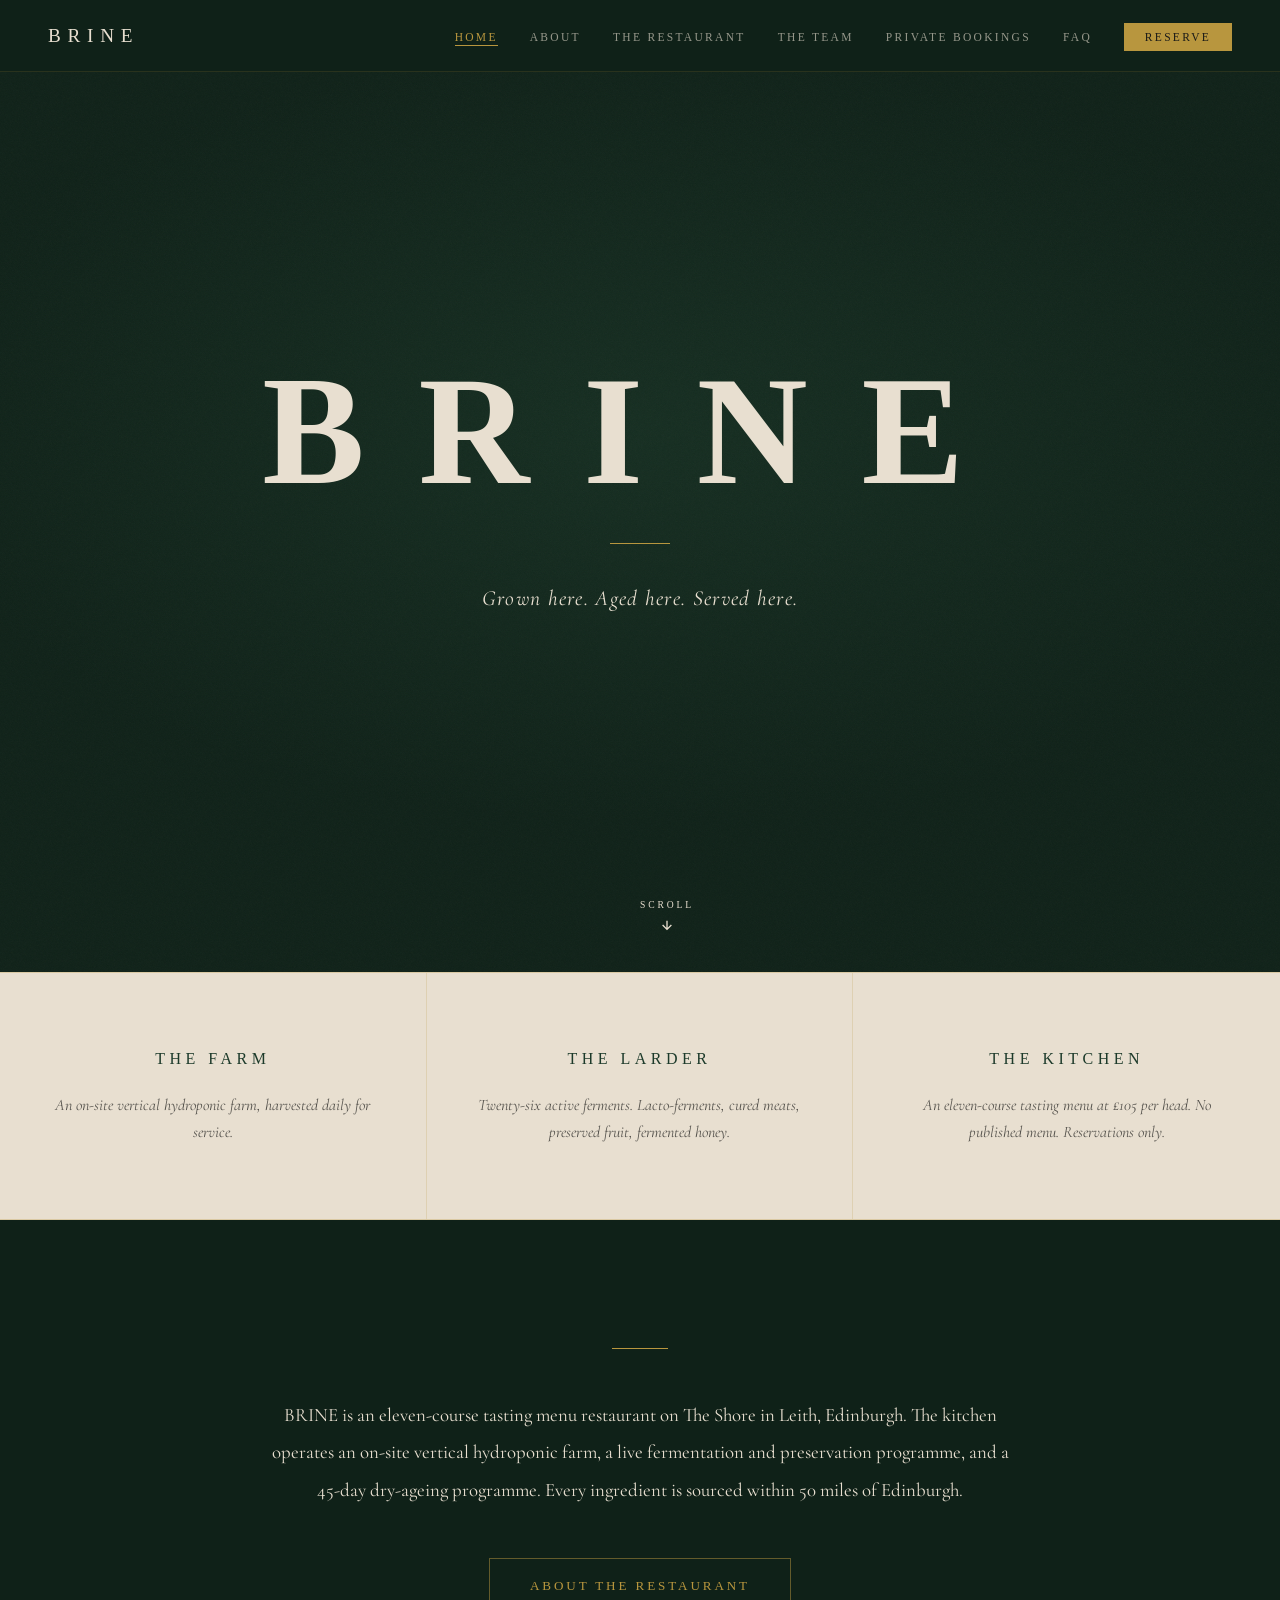
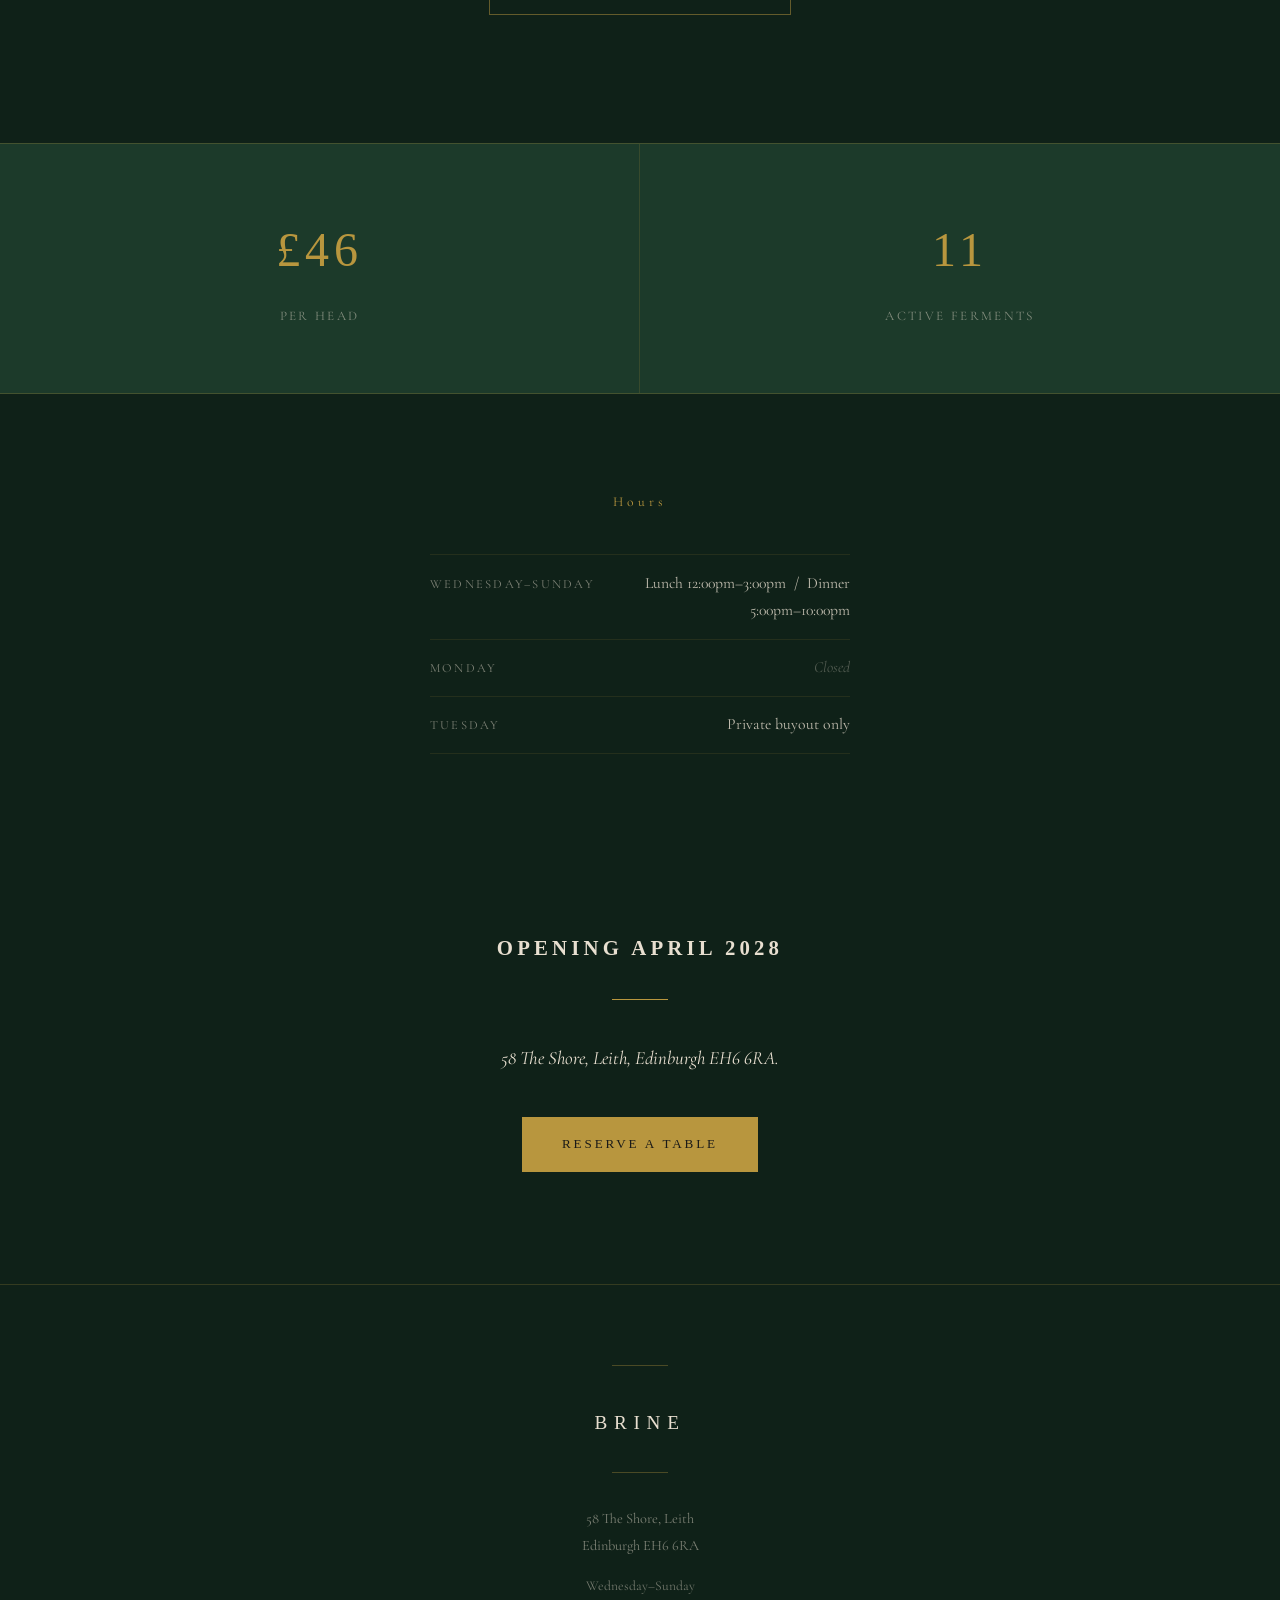
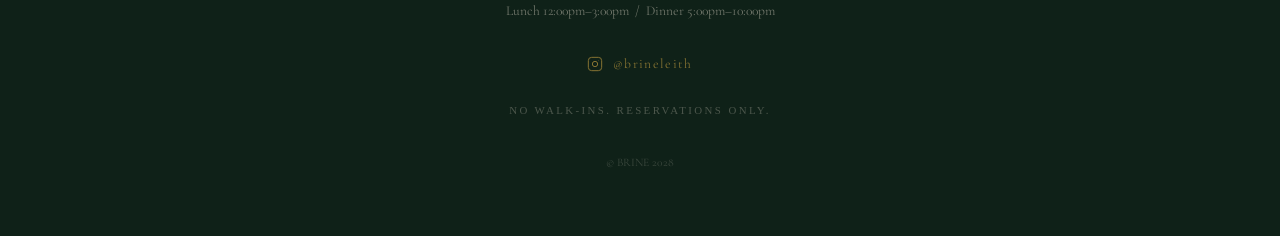
<file: index.html>
<!DOCTYPE html>
<html lang="en">
<head>
  <meta charset="UTF-8">
  <meta name="viewport" content="width=device-width, initial-scale=1.0">
  <title>BRINE — Fine Dining Tasting Menu, Leith Edinburgh</title>
  <meta name="description" content="BRINE is an eleven-course tasting menu restaurant on The Shore in Leith, Edinburgh. Opening April 2028.">
  <meta name="theme-color" content="#0F2118">
  <meta property="og:type"        content="website">
  <meta property="og:site_name"   content="BRINE">
  <meta property="og:title"       content="BRINE — Fine Dining Tasting Menu, Leith Edinburgh">
  <meta property="og:description" content="An eleven-course tasting menu restaurant on The Shore in Leith, Edinburgh. Opening April 2028.">
  <meta name="twitter:card"  content="summary">
  <meta name="twitter:title" content="BRINE — Fine Dining Tasting Menu, Leith Edinburgh">
  <link rel="icon" href="favicon.svg" type="image/svg+xml">
  <link rel="preconnect" href="https://fonts.googleapis.com">
  <link rel="preconnect" href="https://fonts.gstatic.com" crossorigin>
  <link href="https://fonts.googleapis.com/css2?family=Cormorant+Garamond:ital,wght@0,300;0,400;0,500;1,300;1,400;1,500&family=IM+Fell+French+Canon+SC&display=swap" rel="stylesheet">
  <link rel="stylesheet" href="styles.css">
  <script type="application/ld+json">
  {
    "@context": "https://schema.org",
    "@type": "Restaurant",
    "name": "BRINE",
    "description": "An eleven-course tasting menu restaurant on The Shore in Leith, Edinburgh.",
    "address": {
      "@type": "PostalAddress",
      "streetAddress": "58 The Shore",
      "addressLocality": "Leith",
      "addressRegion": "Edinburgh",
      "postalCode": "EH6 6RA",
      "addressCountry": "GB"
    },
    "openingHoursSpecification": [
      { "@type": "OpeningHoursSpecification", "dayOfWeek": ["Wednesday","Thursday","Friday","Saturday","Sunday"],
        "opens": "12:00", "closes": "22:00" }
    ],
    "priceRange": "££££",
    "servesCuisine": "Tasting Menu",
    "sameAs": ["https://www.instagram.com/brine.leith/"]
  }
  </script>
</head>
<body>

  <a class="skip-link" href="#main-content">Skip to content</a>

  <nav class="nav" role="navigation" aria-label="Main navigation">
    <a href="index.html" class="nav-logo" aria-label="BRINE — Home">Brine</a>
    <ul class="nav-links" role="list">
      <li><a href="index.html">Home</a></li>
      <li><a href="about.html">About</a></li>
      <li><a href="gallery.html">The Restaurant</a></li>
      <li><a href="team.html">The Team</a></li>
      <li><a href="private-bookings.html">Private Bookings</a></li>
      <li><a href="faq.html">FAQ</a></li>
      <li><a href="reservations.html" class="nav-reserve">Reserve</a></li>
    </ul>
    <button class="hamburger" aria-label="Toggle navigation" aria-expanded="false">
      <span></span><span></span><span></span>
    </button>
  </nav>

  <div class="nav-drawer" aria-hidden="true">
    <ul role="list">
      <li><a href="index.html">Home</a></li>
      <li><a href="about.html">About</a></li>
      <li><a href="gallery.html">The Restaurant</a></li>
      <li><a href="team.html">The Team</a></li>
      <li><a href="private-bookings.html">Private Bookings</a></li>
      <li><a href="faq.html">FAQ</a></li>
      <li><a href="reservations.html" class="nav-reserve">Reserve a Table</a></li>
    </ul>
  </div>

  <main id="main-content">

    <!-- HERO -->
    <section class="hero" aria-labelledby="hero-title">
      <h1 class="hero-title fade-up" id="hero-title">brine</h1>
      <span class="hero-rule fade-up d1" aria-hidden="true"></span>
      <p class="hero-tagline fade-up d2"><em>Grown here. Aged here. Served here.</em></p>
      <button class="hero-scroll fade-up d4" aria-label="Scroll to content">
        <span>Scroll</span>
        <svg viewBox="0 0 16 16" fill="none" stroke="currentColor" stroke-width="1.5" aria-hidden="true">
          <path d="M8 3v10M3 8l5 5 5-5"/>
        </svg>
      </button>
    </section>

    <!-- PILLARS -->
    <div class="pillars" role="list">
      <div class="pillar fade-up" role="listitem">
        <p class="pillar-title">The Farm</p>
        <p class="pillar-desc">An on-site vertical hydroponic farm, harvested daily for service.</p>
      </div>
      <div class="pillar fade-up d1" role="listitem">
        <p class="pillar-title">The Larder</p>
        <p class="pillar-desc">Twenty-six active ferments. Lacto-ferments, cured meats, preserved fruit, fermented honey.</p>
      </div>
      <div class="pillar fade-up d2" role="listitem">
        <p class="pillar-title">The Kitchen</p>
        <p class="pillar-desc">An eleven-course tasting menu at £105 per head. No published menu. Reservations only.</p>
      </div>
    </div>

    <!-- CONCEPT -->
    <div class="concept">
      <hr class="rule rule--short fade-up" aria-hidden="true">
      <div style="height:3rem"></div>
      <p class="body-text fade-up d1">
        BRINE is an eleven-course tasting menu restaurant on The Shore in Leith, Edinburgh.
        The kitchen operates an on-site vertical hydroponic farm, a live fermentation and
        preservation programme, and a 45-day dry-ageing programme.
        Every ingredient is sourced within 50 miles of Edinburgh.
      </p>
      <div style="height:3rem"></div>
      <a href="about.html" class="btn btn--outline fade-up d2">About the restaurant</a>
    </div>

    <!-- STATS -->
    <div class="stats" role="list">
      <div class="stat fade-up" role="listitem">
        <span class="stat-value" data-target="105" data-prefix="£">£105</span>
        <span class="stat-label">Per head</span>
      </div>
      <div class="stat fade-up d1" role="listitem">
        <span class="stat-value" data-target="26">26</span>
        <span class="stat-label">Active ferments</span>
      </div>
    </div>

    <!-- OPENING HOURS -->
    <div class="hours-block">
      <span class="display--sm fade-up">Hours</span>
      <ul class="hours-list fade-up d1" aria-label="Opening hours">
        <li>
          <span class="hours-day">Wednesday–Sunday</span>
          <span class="hours-time">Lunch 12:00pm–3:00pm &nbsp;/&nbsp; Dinner 5:00pm–10:00pm</span>
        </li>
        <li>
          <span class="hours-day">Monday</span>
          <span class="hours-time closed">Closed</span>
        </li>
        <li>
          <span class="hours-day">Tuesday</span>
          <span class="hours-time">Private buyout only</span>
        </li>
      </ul>
    </div>

    <!-- RESERVE CTA -->
    <div class="concept" style="padding: 5rem 3rem 7rem;">
      <h2 class="display display--md fade-up" style="margin-bottom:2rem;">Opening April 2028</h2>
      <hr class="rule rule--short fade-up d1" aria-hidden="true">
      <div style="height:2.5rem"></div>
      <p class="subtitle fade-up d2" style="max-width:420px; margin:0 auto 2.5rem;">
        58 The Shore, Leith, Edinburgh EH6&nbsp;6RA.
      </p>
      <a href="reservations.html" class="btn btn--gold fade-up d3">Reserve a Table</a>
    </div>

  </main>

  <footer>
    <hr class="rule rule--short" aria-hidden="true" style="margin-bottom:2.5rem;">
    <span class="footer-logo">Brine</span>
    <hr class="rule rule--short" aria-hidden="true" style="margin-bottom:2rem;">
    <p class="footer-address">58 The Shore, Leith<br>Edinburgh EH6 6RA</p>
    <p class="footer-hours">
      Wednesday–Sunday<br>
      Lunch 12:00pm–3:00pm &nbsp;/&nbsp; Dinner 5:00pm–10:00pm
    </p>
    <a href="https://www.instagram.com/brine.leith/" class="footer-instagram" target="_blank" rel="noopener noreferrer" aria-label="BRINE on Instagram">
      <svg width="16" height="16" viewBox="0 0 24 24" fill="none" stroke="currentColor" stroke-width="1.5" aria-hidden="true">
        <rect x="2" y="2" width="20" height="20" rx="5" ry="5"/>
        <circle cx="12" cy="12" r="4"/>
        <circle cx="17.5" cy="6.5" r="0.5" fill="currentColor" stroke="none"/>
      </svg>
      @brineleith
    </a>
    <p class="footer-note">No walk-ins. Reservations only.</p>
    <p class="footer-copy">&copy; BRINE 2028</p>
  </footer>

  <script src="script.js"></script>
</body>
</html>
</file>
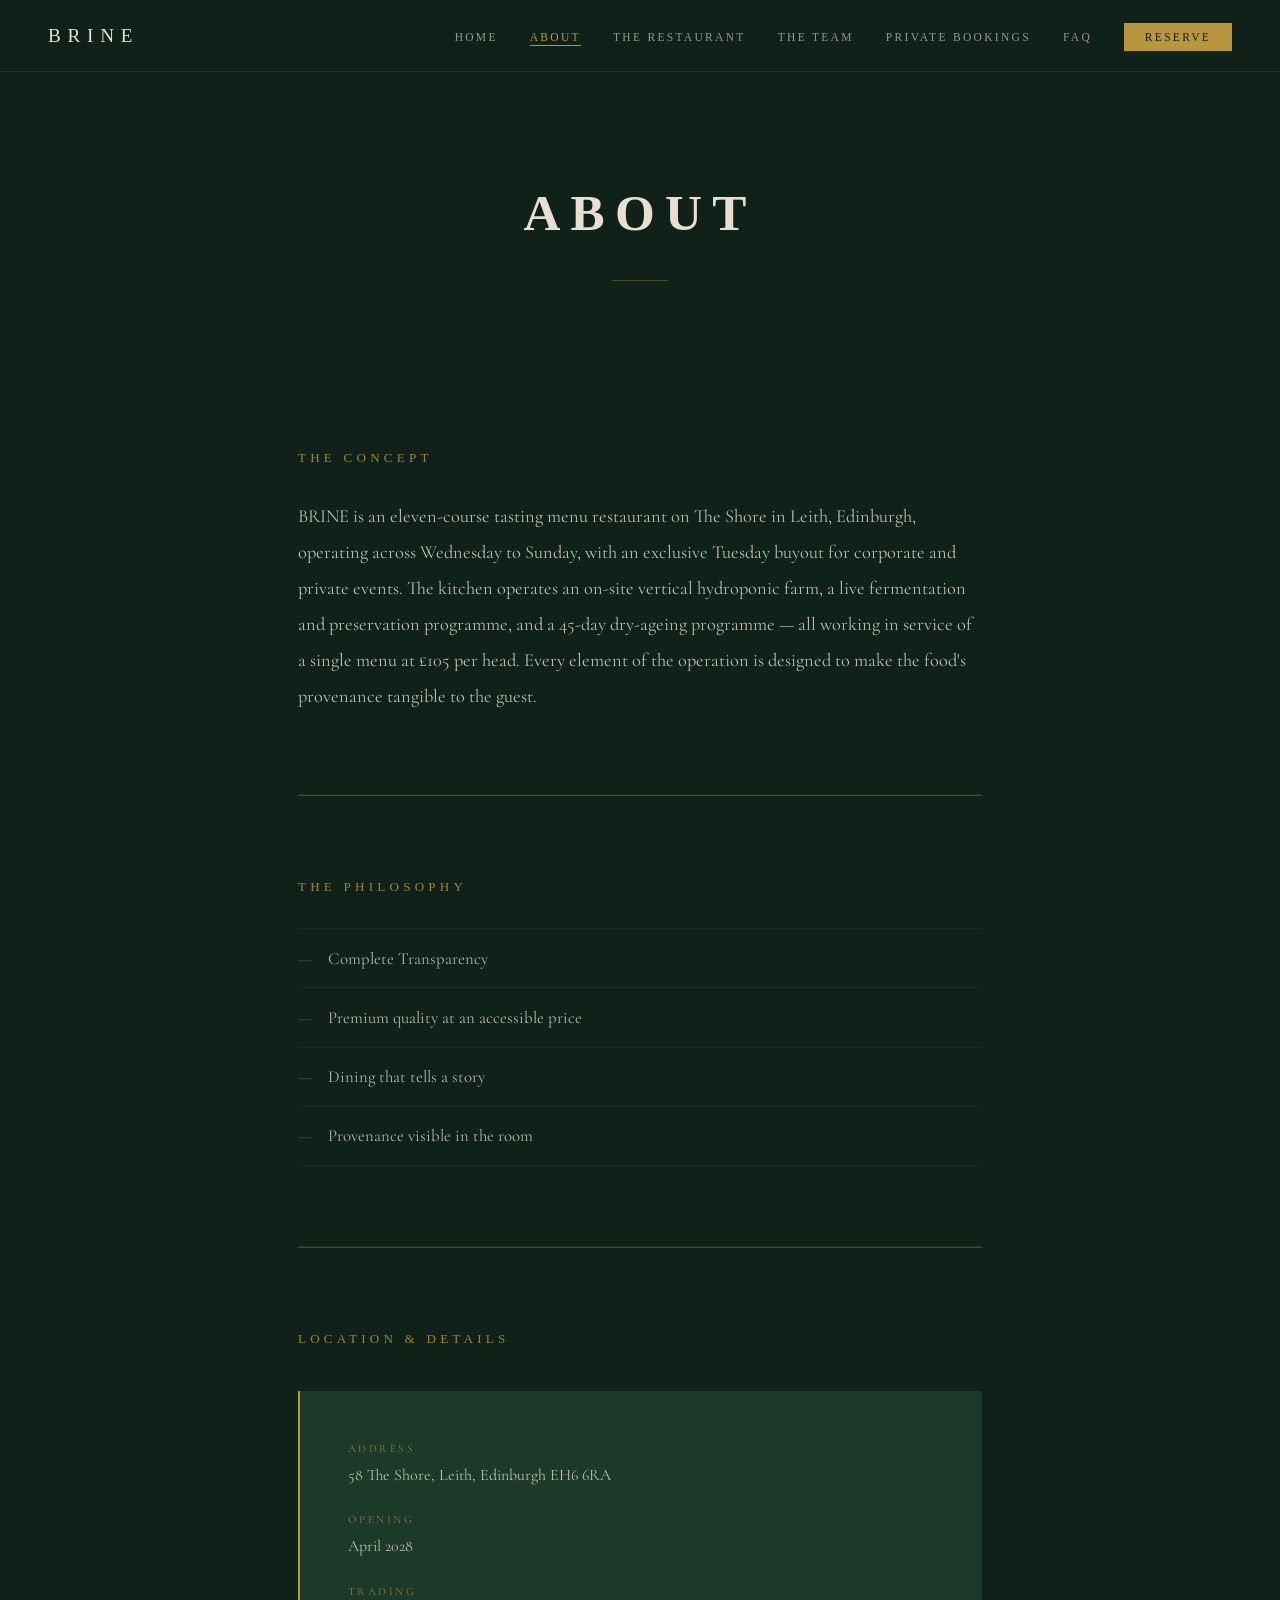
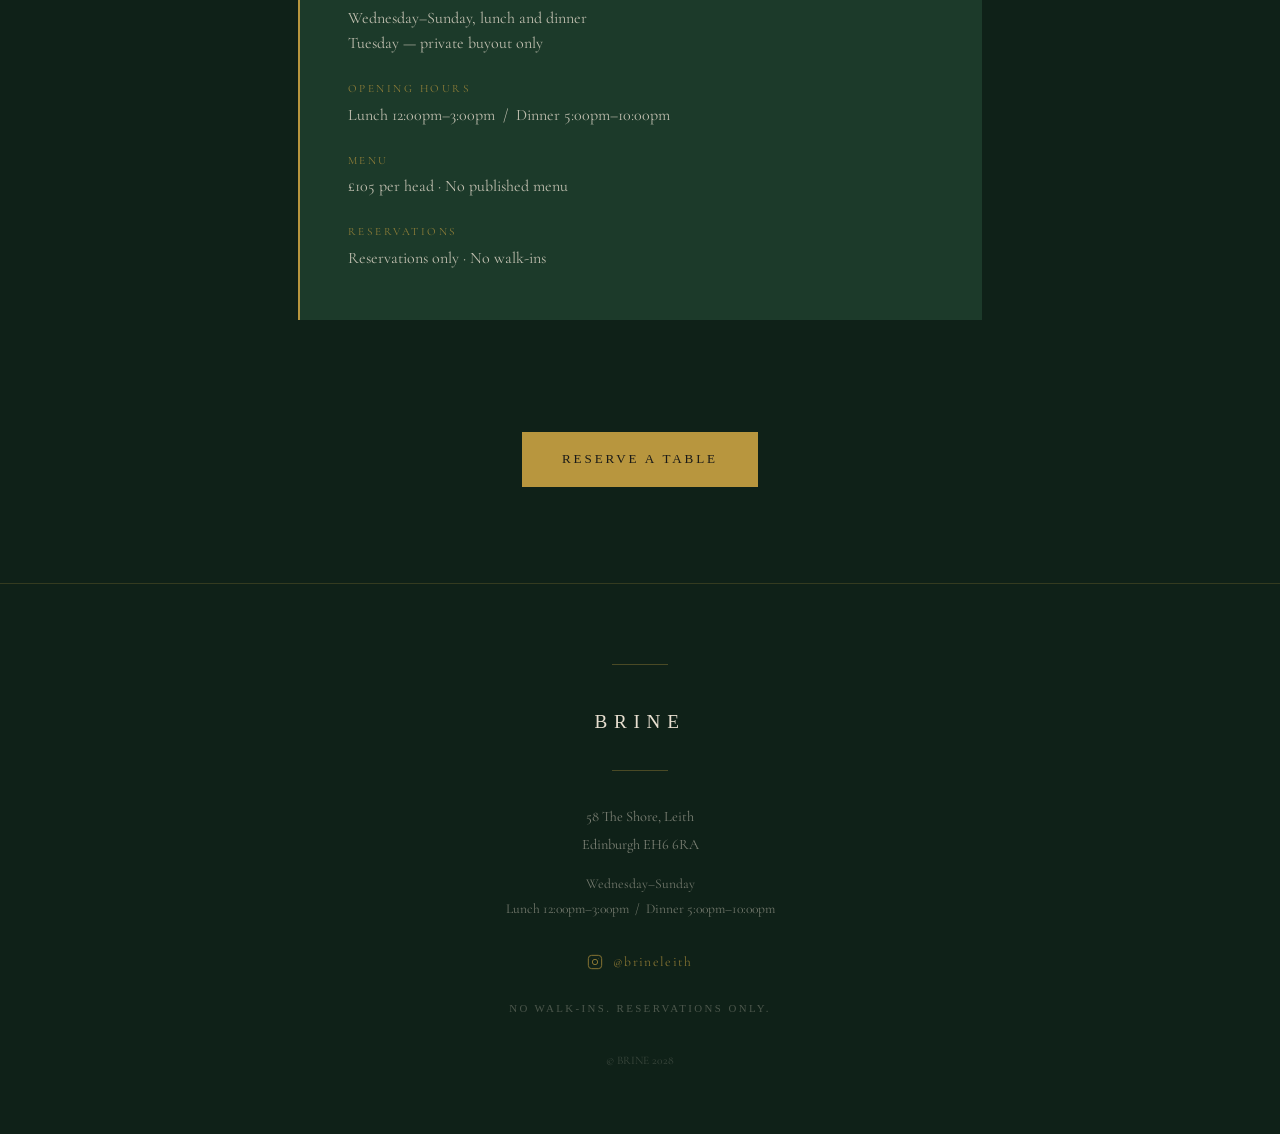
<file: about.html>
<!DOCTYPE html>
<html lang="en">
<head>
  <meta charset="UTF-8">
  <meta name="viewport" content="width=device-width, initial-scale=1.0">
  <title>About — BRINE, Leith Edinburgh</title>
  <meta name="description" content="About BRINE — an eleven-course tasting menu restaurant on The Shore in Leith, Edinburgh. Opening April 2028.">
  <meta name="theme-color" content="#0F2118">
  <meta property="og:type"      content="website">
  <meta property="og:site_name" content="BRINE">
  <meta property="og:title"     content="About — BRINE, Leith Edinburgh">
  <meta property="og:description" content="About BRINE — an eleven-course tasting menu restaurant on The Shore in Leith, Edinburgh. Opening April 2028.">
  <meta name="twitter:card"  content="summary">
  <meta name="twitter:title" content="About — BRINE, Leith Edinburgh">
  <link rel="icon" href="favicon.svg" type="image/svg+xml">
  <link rel="preconnect" href="https://fonts.googleapis.com">
  <link rel="preconnect" href="https://fonts.gstatic.com" crossorigin>
  <link href="https://fonts.googleapis.com/css2?family=Cormorant+Garamond:ital,wght@0,300;0,400;0,500;1,300;1,400;1,500&family=IM+Fell+French+Canon+SC&display=swap" rel="stylesheet">
  <link rel="stylesheet" href="styles.css">
</head>
<body>

  <a class="skip-link" href="#main-content">Skip to content</a>

  <nav class="nav" role="navigation" aria-label="Main navigation">
    <a href="index.html" class="nav-logo" aria-label="BRINE — Home">Brine</a>
    <ul class="nav-links" role="list">
      <li><a href="index.html">Home</a></li>
      <li><a href="about.html">About</a></li>
      <li><a href="gallery.html">The Restaurant</a></li>
      <li><a href="team.html">The Team</a></li>
      <li><a href="private-bookings.html">Private Bookings</a></li>
      <li><a href="faq.html">FAQ</a></li>
      <li><a href="reservations.html" class="nav-reserve">Reserve</a></li>
    </ul>
    <button class="hamburger" aria-label="Toggle navigation" aria-expanded="false">
      <span></span><span></span><span></span>
    </button>
  </nav>

  <div class="nav-drawer" aria-hidden="true">
    <ul role="list">
      <li><a href="index.html">Home</a></li>
      <li><a href="about.html">About</a></li>
      <li><a href="gallery.html">The Restaurant</a></li>
      <li><a href="team.html">The Team</a></li>
      <li><a href="private-bookings.html">Private Bookings</a></li>
      <li><a href="faq.html">FAQ</a></li>
      <li><a href="reservations.html" class="nav-reserve">Reserve a Table</a></li>
    </ul>
  </div>

  <main id="main-content">

    <header class="page-header fade-up">
      <h1 class="display display--xl">About</h1>
      <hr class="rule rule--short" aria-hidden="true">
    </header>

    <div class="wrap--narrow">

      <article class="about-section fade-up">
        <p class="about-section__label">The Concept</p>
        <p class="about-section__text">
          BRINE is an eleven-course tasting menu restaurant on The Shore in Leith, Edinburgh,
          operating across Wednesday to Sunday, with an exclusive Tuesday buyout for corporate
          and private events. The kitchen operates an on-site vertical hydroponic farm, a live
          fermentation and preservation programme, and a 45-day dry-ageing programme — all
          working in service of a single menu at £105 per head. Every element of the operation
          is designed to make the food's provenance tangible to the guest.
        </p>
      </article>

      <hr class="rule" aria-hidden="true">

      <article class="about-section fade-up">
        <p class="about-section__label">The Philosophy</p>
        <ul class="philosophy-list" role="list">
          <li>Complete Transparency</li>
          <li>Premium quality at an accessible price</li>
          <li>Dining that tells a story</li>
          <li>Provenance visible in the room</li>
        </ul>
      </article>

      <hr class="rule" aria-hidden="true">

      <article class="about-section fade-up">
        <p class="about-section__label">Location &amp; Details</p>
        <div class="location-block fade-up d1">
          <dl>
            <dt>Address</dt>
            <dd>58 The Shore, Leith, Edinburgh EH6 6RA</dd>

            <dt>Opening</dt>
            <dd>April 2028</dd>

            <dt>Trading</dt>
            <dd>Wednesday–Sunday, lunch and dinner<br>Tuesday — private buyout only</dd>

            <dt>Opening hours</dt>
            <dd>Lunch 12:00pm–3:00pm &nbsp;/&nbsp; Dinner 5:00pm–10:00pm</dd>

            <dt>Menu</dt>
            <dd>£105 per head &middot; No published menu</dd>

            <dt>Reservations</dt>
            <dd>Reservations only &middot; No walk-ins</dd>
          </dl>
        </div>
      </article>

      <div style="text-align:center; padding: 2rem 0 6rem;">
        <a href="reservations.html" class="btn btn--gold fade-up">Reserve a Table</a>
      </div>

    </div>

  </main>

  <footer>
    <hr class="rule rule--short" aria-hidden="true" style="margin-bottom:2.5rem;">
    <span class="footer-logo">Brine</span>
    <hr class="rule rule--short" aria-hidden="true" style="margin-bottom:2rem;">
    <p class="footer-address">58 The Shore, Leith<br>Edinburgh EH6 6RA</p>
    <p class="footer-hours">
      Wednesday–Sunday<br>
      Lunch 12:00pm–3:00pm &nbsp;/&nbsp; Dinner 5:00pm–10:00pm
    </p>
    <a href="https://www.instagram.com/brine.leith/" class="footer-instagram" target="_blank" rel="noopener noreferrer" aria-label="BRINE on Instagram">
      <svg width="16" height="16" viewBox="0 0 24 24" fill="none" stroke="currentColor" stroke-width="1.5" aria-hidden="true">
        <rect x="2" y="2" width="20" height="20" rx="5" ry="5"/>
        <circle cx="12" cy="12" r="4"/>
        <circle cx="17.5" cy="6.5" r="0.5" fill="currentColor" stroke="none"/>
      </svg>
      @brineleith
    </a>
    <p class="footer-note">No walk-ins. Reservations only.</p>
    <p class="footer-copy">&copy; BRINE 2028</p>
  </footer>

  <script src="script.js"></script>
</body>
</html>
</file>
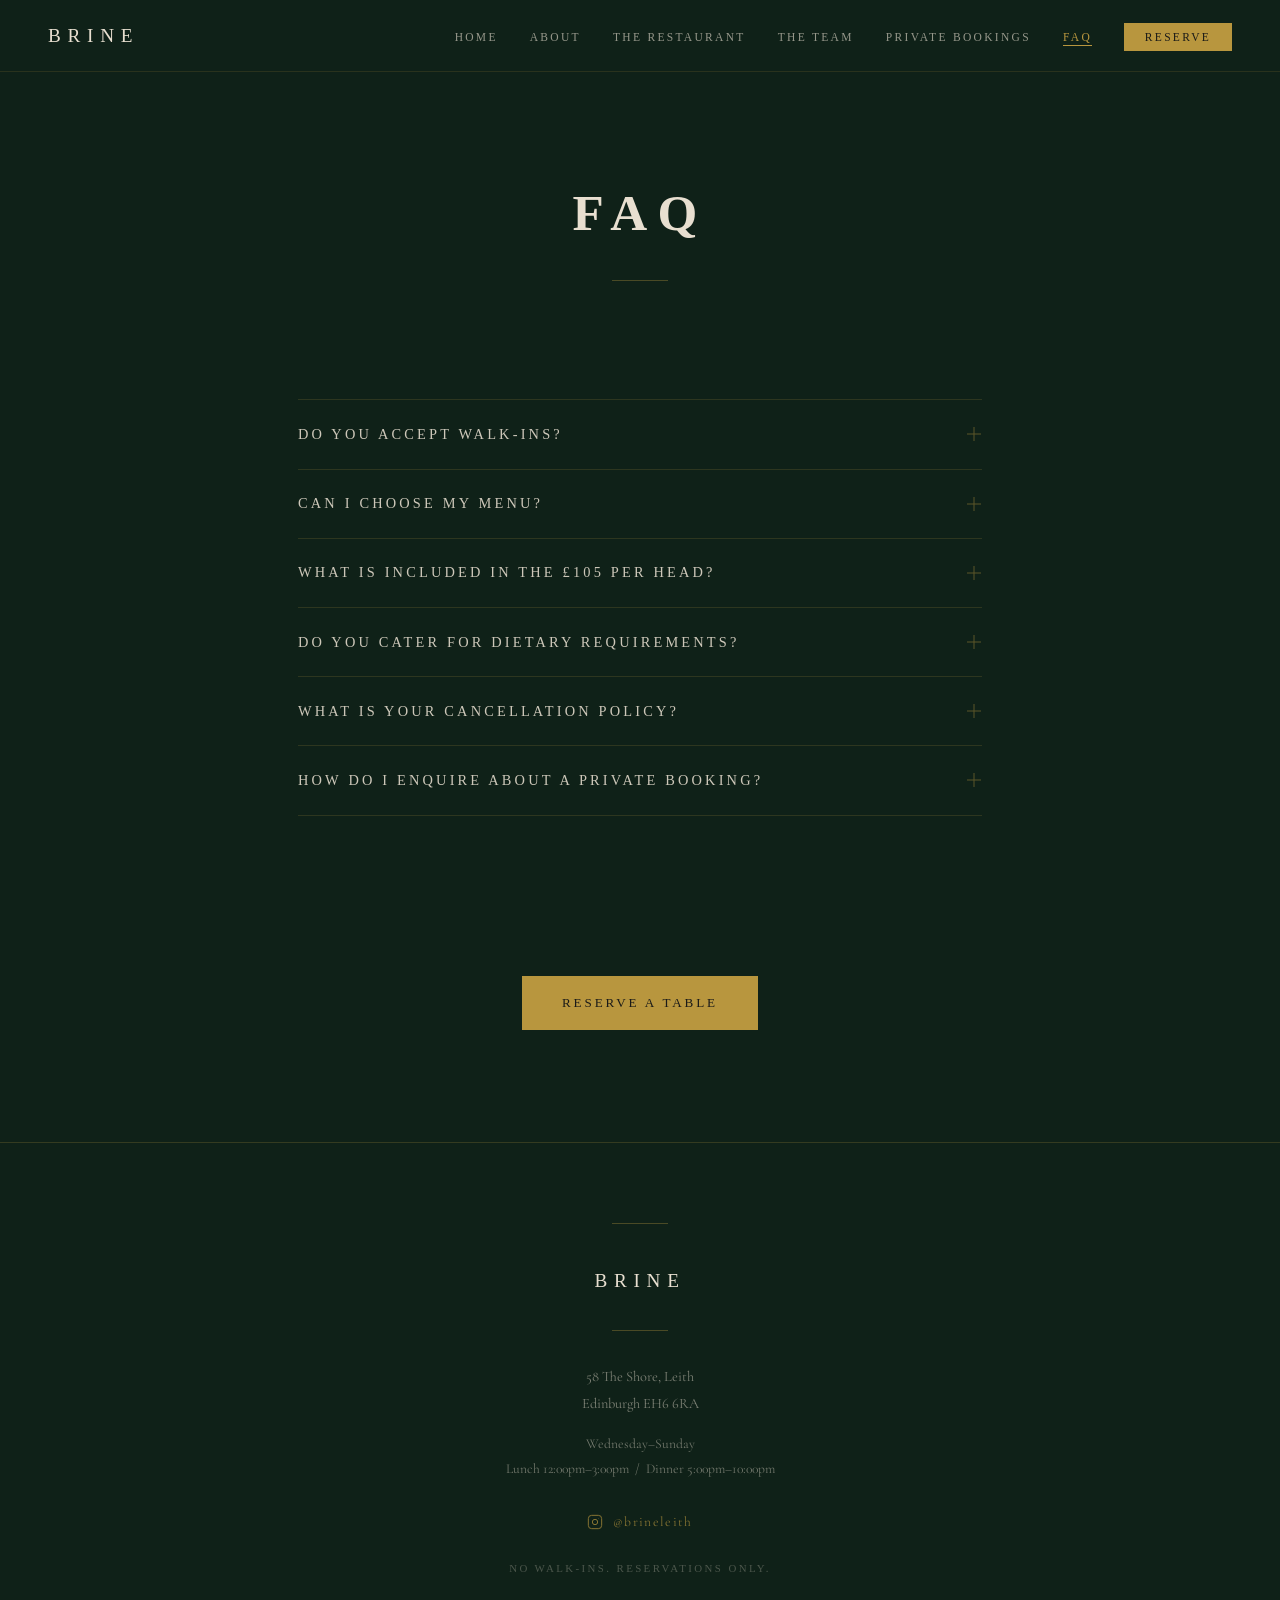
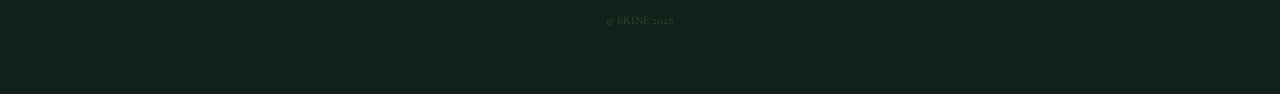
<file: faq.html>
<!DOCTYPE html>
<html lang="en">
<head>
  <meta charset="UTF-8">
  <meta name="viewport" content="width=device-width, initial-scale=1.0">
  <title>FAQ — BRINE, Leith Edinburgh</title>
  <meta name="description" content="Frequently asked questions about BRINE — reservations, dietary requirements, the menu, cancellation policy, and private bookings.">
  <meta name="theme-color" content="#0F2118">
  <meta property="og:type"        content="website">
  <meta property="og:site_name"   content="BRINE">
  <meta property="og:title"       content="FAQ — BRINE, Leith Edinburgh">
  <meta property="og:description" content="Frequently asked questions about BRINE. Reservations, dietary requirements, the menu, and private bookings.">
  <meta name="twitter:card"  content="summary">
  <meta name="twitter:title" content="FAQ — BRINE, Leith Edinburgh">
  <link rel="icon" href="favicon.svg" type="image/svg+xml">
  <link rel="preconnect" href="https://fonts.googleapis.com">
  <link rel="preconnect" href="https://fonts.gstatic.com" crossorigin>
  <link href="https://fonts.googleapis.com/css2?family=Cormorant+Garamond:ital,wght@0,300;0,400;0,500;1,300;1,400;1,500&family=IM+Fell+French+Canon+SC&display=swap" rel="stylesheet">
  <link rel="stylesheet" href="styles.css">
</head>
<body>

  <a class="skip-link" href="#main-content">Skip to content</a>

  <nav class="nav" role="navigation" aria-label="Main navigation">
    <a href="index.html" class="nav-logo" aria-label="BRINE — Home">Brine</a>
    <ul class="nav-links" role="list">
      <li><a href="index.html">Home</a></li>
      <li><a href="about.html">About</a></li>
      <li><a href="gallery.html">The Restaurant</a></li>
      <li><a href="team.html">The Team</a></li>
      <li><a href="private-bookings.html">Private Bookings</a></li>
      <li><a href="faq.html">FAQ</a></li>
      <li><a href="reservations.html" class="nav-reserve">Reserve</a></li>
    </ul>
    <button class="hamburger" aria-label="Toggle navigation" aria-expanded="false">
      <span></span><span></span><span></span>
    </button>
  </nav>

  <div class="nav-drawer" aria-hidden="true">
    <ul role="list">
      <li><a href="index.html">Home</a></li>
      <li><a href="about.html">About</a></li>
      <li><a href="gallery.html">The Restaurant</a></li>
      <li><a href="team.html">The Team</a></li>
      <li><a href="private-bookings.html">Private Bookings</a></li>
      <li><a href="faq.html">FAQ</a></li>
      <li><a href="reservations.html" class="nav-reserve">Reserve a Table</a></li>
    </ul>
  </div>

  <main id="main-content">

    <header class="page-header fade-up">
      <h1 class="display display--xl">FAQ</h1>
      <hr class="rule rule--short" aria-hidden="true">
    </header>

    <div class="wrap--narrow" style="padding-bottom:7rem;">

      <dl class="faq-list fade-up" aria-label="Frequently asked questions">

        <div class="faq-item">
          <dt>
            <button
              class="faq-question"
              aria-expanded="false"
              aria-controls="faq-1"
            >
              <span class="faq-question-text">Do you accept walk-ins?</span>
              <span class="faq-icon" aria-hidden="true"></span>
            </button>
          </dt>
          <dd class="faq-answer" id="faq-1" aria-hidden="true">
            <p>No. BRINE operates by reservation only. We do not accept walk-ins at any time.
              Reservations can be made via <a href="reservations.html">our reservations page</a>.</p>
          </dd>
        </div>

        <div class="faq-item">
          <dt>
            <button
              class="faq-question"
              aria-expanded="false"
              aria-controls="faq-2"
            >
              <span class="faq-question-text">Can I choose my menu?</span>
              <span class="faq-icon" aria-hidden="true"></span>
            </button>
          </dt>
          <dd class="faq-answer" id="faq-2" aria-hidden="true">
            <p>There is no published menu. BRINE serves a single eleven-course tasting menu
              that changes with the season, the harvest, and what is ready in the fermentation
              larder. Dietary requirements are accommodated — please let us know at the time
              of booking.</p>
          </dd>
        </div>

        <div class="faq-item">
          <dt>
            <button
              class="faq-question"
              aria-expanded="false"
              aria-controls="faq-3"
            >
              <span class="faq-question-text">What is included in the £105 per head?</span>
              <span class="faq-icon" aria-hidden="true"></span>
            </button>
          </dt>
          <dd class="faq-answer" id="faq-3" aria-hidden="true">
            <p>The eleven-course tasting menu is £105 per head. Drinks are not included.
              A wine pairing (£60), cocktail pairing (£70), cheese board supplement (£18),
              and coffee &amp; petit fours (£15) are available to add at the time of booking
              or on the night.</p>
          </dd>
        </div>

        <div class="faq-item">
          <dt>
            <button
              class="faq-question"
              aria-expanded="false"
              aria-controls="faq-4"
            >
              <span class="faq-question-text">Do you cater for dietary requirements?</span>
              <span class="faq-icon" aria-hidden="true"></span>
            </button>
          </dt>
          <dd class="faq-answer" id="faq-4" aria-hidden="true">
            <p>Yes. We accommodate most dietary requirements with advance notice. Please
              include full details — including allergies, intolerances, and preferences —
              when making your reservation. We are unable to accommodate requirements
              disclosed on the night without prior notice.</p>
          </dd>
        </div>

        <div class="faq-item">
          <dt>
            <button
              class="faq-question"
              aria-expanded="false"
              aria-controls="faq-5"
            >
              <span class="faq-question-text">What is your cancellation policy?</span>
              <span class="faq-icon" aria-hidden="true"></span>
            </button>
          </dt>
          <dd class="faq-answer" id="faq-5" aria-hidden="true">
            <p>A deposit is taken per person at the time of booking to secure your reservation.
              Cancellations made more than 72 hours before your reservation will receive
              a full refund of the deposit. Cancellations made within 72 hours are
              non-refundable. To amend or cancel a reservation, please contact us directly
              via <a href="mailto:reservations@brineleith.co.uk">reservations@brineleith.co.uk</a>.</p>
          </dd>
        </div>

        <div class="faq-item">
          <dt>
            <button
              class="faq-question"
              aria-expanded="false"
              aria-controls="faq-6"
            >
              <span class="faq-question-text">How do I enquire about a private booking?</span>
              <span class="faq-icon" aria-hidden="true"></span>
            </button>
          </dt>
          <dd class="faq-answer" id="faq-6" aria-hidden="true">
            <p>BRINE is available for exclusive hire on Tuesdays. Please visit our
              <a href="private-bookings.html">Private Bookings</a> page to submit an
              enquiry. We aim to respond to all enquiries within 48 hours.</p>
          </dd>
        </div>

      </dl>

      <div style="text-align:center; padding-top:4rem;">
        <a href="reservations.html" class="btn btn--gold fade-up">Reserve a Table</a>
      </div>

    </div>

  </main>

  <footer>
    <hr class="rule rule--short" aria-hidden="true" style="margin-bottom:2.5rem;">
    <span class="footer-logo">Brine</span>
    <hr class="rule rule--short" aria-hidden="true" style="margin-bottom:2rem;">
    <p class="footer-address">58 The Shore, Leith<br>Edinburgh EH6 6RA</p>
    <p class="footer-hours">
      Wednesday–Sunday<br>
      Lunch 12:00pm–3:00pm &nbsp;/&nbsp; Dinner 5:00pm–10:00pm
    </p>
    <a href="https://www.instagram.com/brine.leith/" class="footer-instagram" target="_blank" rel="noopener noreferrer" aria-label="BRINE on Instagram">
      <svg width="16" height="16" viewBox="0 0 24 24" fill="none" stroke="currentColor" stroke-width="1.5" aria-hidden="true">
        <rect x="2" y="2" width="20" height="20" rx="5" ry="5"/>
        <circle cx="12" cy="12" r="4"/>
        <circle cx="17.5" cy="6.5" r="0.5" fill="currentColor" stroke="none"/>
      </svg>
      @brineleith
    </a>
    <p class="footer-note">No walk-ins. Reservations only.</p>
    <p class="footer-copy">&copy; BRINE 2028</p>
  </footer>

  <script src="script.js"></script>
</body>
</html>
</file>
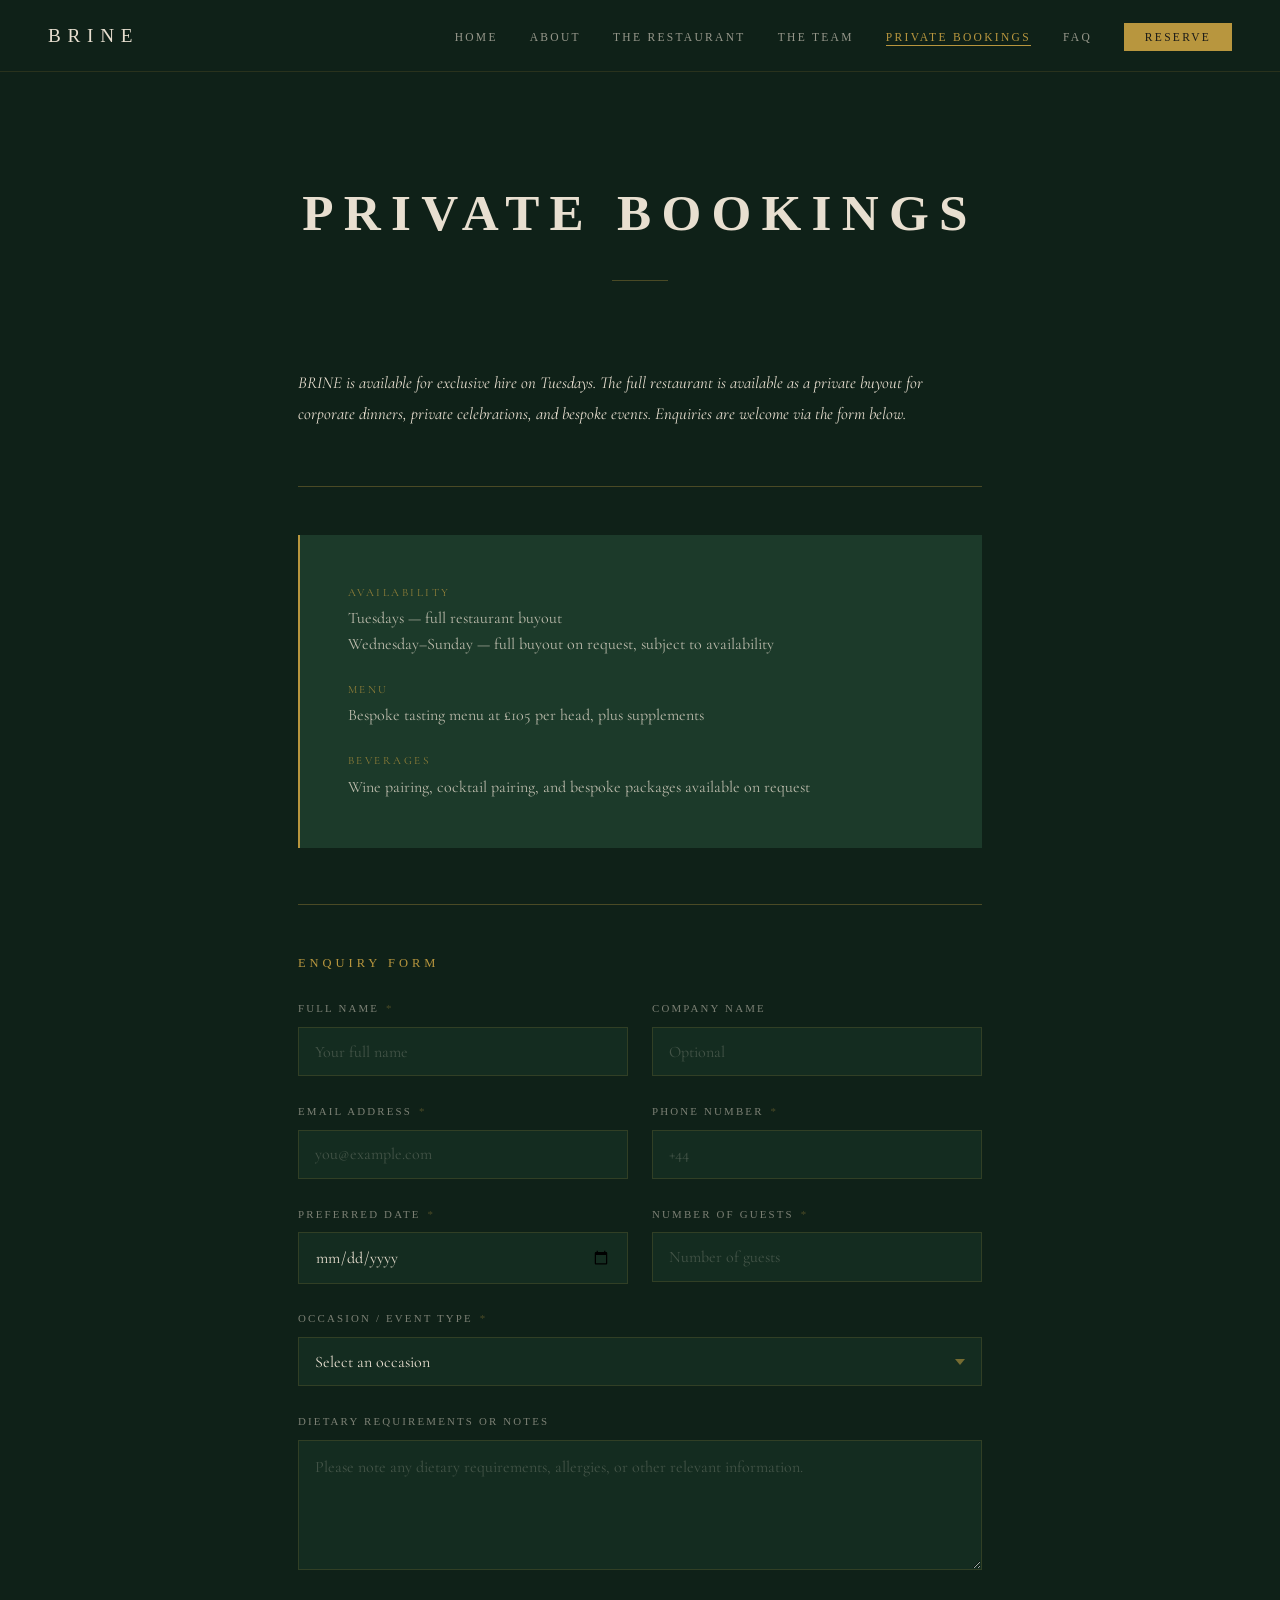
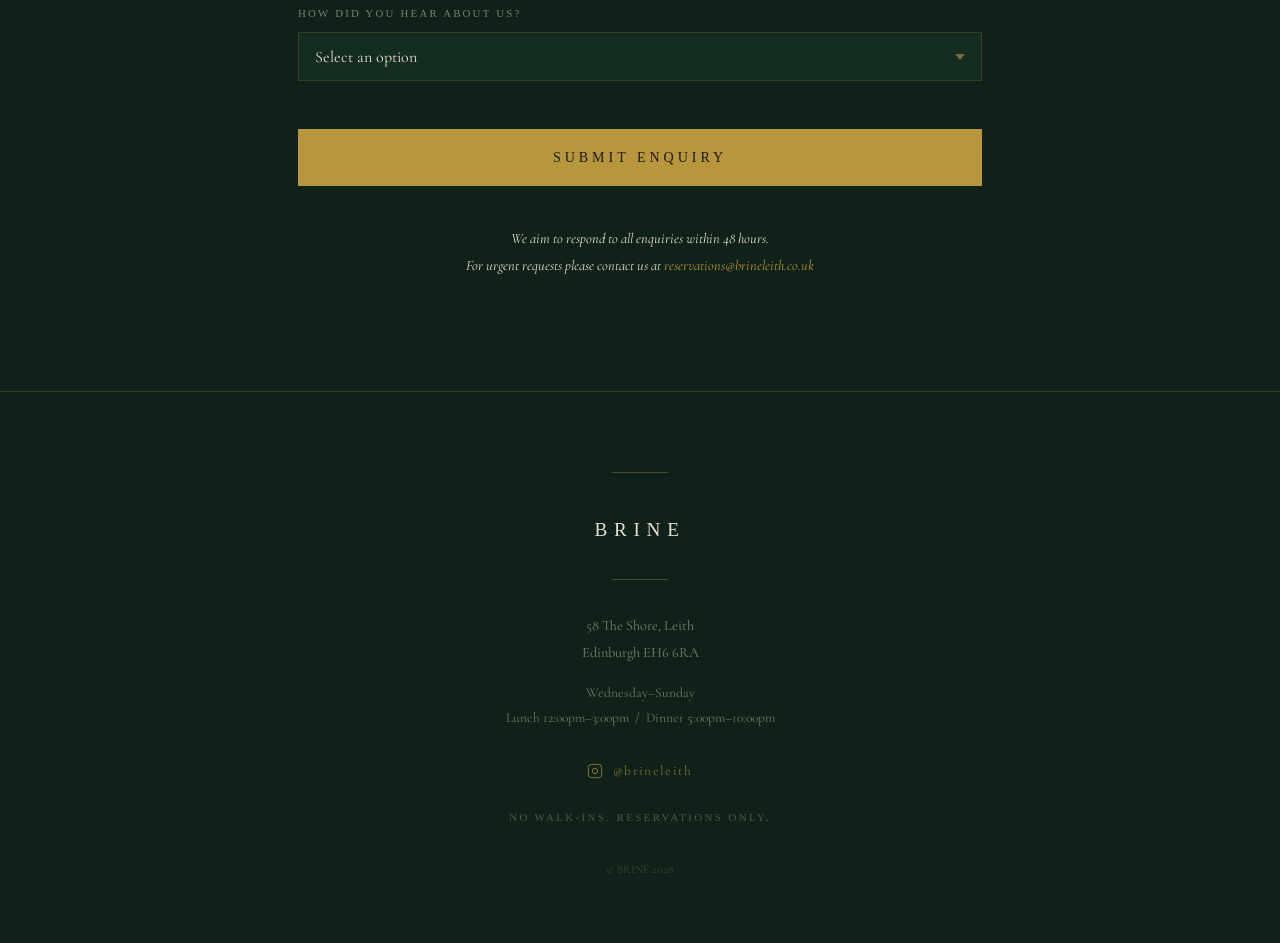
<file: private-bookings.html>
<!DOCTYPE html>
<html lang="en">
<head>
  <meta charset="UTF-8">
  <meta name="viewport" content="width=device-width, initial-scale=1.0">
  <title>Private Bookings — BRINE, Leith Edinburgh</title>
  <meta name="description" content="BRINE is available for exclusive hire on Tuesdays. Bespoke tasting menu experience for corporate dinners, private celebrations and private events. Enquire via the form.">
  <meta name="theme-color" content="#0F2118">
  <meta property="og:type"        content="website">
  <meta property="og:site_name"   content="BRINE">
  <meta property="og:title"       content="Private Bookings — BRINE, Leith Edinburgh">
  <meta property="og:description" content="BRINE is available for exclusive hire on Tuesdays. Bespoke tasting menu experience. Enquire for corporate dinners, private celebrations and private events.">
  <meta name="twitter:card"  content="summary">
  <meta name="twitter:title" content="Private Bookings — BRINE, Leith Edinburgh">
  <link rel="icon" href="favicon.svg" type="image/svg+xml">
  <link rel="preconnect" href="https://fonts.googleapis.com">
  <link rel="preconnect" href="https://fonts.gstatic.com" crossorigin>
  <link href="https://fonts.googleapis.com/css2?family=Cormorant+Garamond:ital,wght@0,300;0,400;0,500;1,300;1,400;1,500&family=IM+Fell+French+Canon+SC&display=swap" rel="stylesheet">
  <link rel="stylesheet" href="styles.css">
</head>
<body>

  <a class="skip-link" href="#main-content">Skip to content</a>

  <nav class="nav" role="navigation" aria-label="Main navigation">
    <a href="index.html" class="nav-logo" aria-label="BRINE — Home">Brine</a>
    <ul class="nav-links" role="list">
      <li><a href="index.html">Home</a></li>
      <li><a href="about.html">About</a></li>
      <li><a href="gallery.html">The Restaurant</a></li>
      <li><a href="team.html">The Team</a></li>
      <li><a href="private-bookings.html">Private Bookings</a></li>
      <li><a href="faq.html">FAQ</a></li>
      <li><a href="reservations.html" class="nav-reserve">Reserve</a></li>
    </ul>
    <button class="hamburger" aria-label="Toggle navigation" aria-expanded="false">
      <span></span><span></span><span></span>
    </button>
  </nav>

  <div class="nav-drawer" aria-hidden="true">
    <ul role="list">
      <li><a href="index.html">Home</a></li>
      <li><a href="about.html">About</a></li>
      <li><a href="gallery.html">The Restaurant</a></li>
      <li><a href="team.html">The Team</a></li>
      <li><a href="private-bookings.html">Private Bookings</a></li>
      <li><a href="faq.html">FAQ</a></li>
      <li><a href="reservations.html" class="nav-reserve">Reserve a Table</a></li>
    </ul>
  </div>

  <main id="main-content">

    <header class="page-header fade-up">
      <h1 class="display display--xl">Private Bookings</h1>
      <hr class="rule rule--short" aria-hidden="true">
    </header>

    <div class="wrap--narrow" style="padding-bottom:7rem;">

      <p class="res-intro fade-up">
        BRINE is available for exclusive hire on Tuesdays. The full restaurant
        is available as a private buyout for corporate dinners, private celebrations,
        and bespoke events. Enquiries are welcome via the form below.
      </p>

      <hr class="rule" aria-hidden="true" style="margin-bottom:3rem;">

      <div class="pdq-details fade-up">
        <dl>
          <dt>Availability</dt>
          <dd>Tuesdays — full restaurant buyout<br>Wednesday–Sunday — full buyout on request, subject to availability</dd>
          <dt>Menu</dt>
          <dd>Bespoke tasting menu at £105 per head, plus supplements</dd>
          <dt>Beverages</dt>
          <dd>Wine pairing, cocktail pairing, and bespoke packages available on request</dd>
        </dl>
      </div>

      <hr class="rule" aria-hidden="true" style="margin-bottom:3rem;">

      <span class="section-label fade-up">Enquiry Form</span>

      <form class="pdq-form fade-up d1" novalidate aria-label="Private booking enquiry form">

        <div class="form-row">
          <div class="form-group">
            <label for="full-name">Full name <span class="req" aria-hidden="true">*</span></label>
            <input type="text" id="full-name" name="full-name" autocomplete="name" required placeholder="Your full name">
          </div>
          <div class="form-group">
            <label for="company">Company name</label>
            <input type="text" id="company" name="company" autocomplete="organization" placeholder="Optional">
          </div>
        </div>

        <div class="form-row">
          <div class="form-group">
            <label for="email">Email address <span class="req" aria-hidden="true">*</span></label>
            <input type="email" id="email" name="email" autocomplete="email" required placeholder="you@example.com">
          </div>
          <div class="form-group">
            <label for="phone">Phone number <span class="req" aria-hidden="true">*</span></label>
            <input type="tel" id="phone" name="phone" autocomplete="tel" required placeholder="+44">
          </div>
        </div>

        <div class="form-row">
          <div class="form-group">
            <label for="date">Preferred date <span class="req" aria-hidden="true">*</span></label>
            <input type="date" id="date" name="date" required min="2028-04-01">
          </div>
          <div class="form-group">
            <label for="guests">Number of guests <span class="req" aria-hidden="true">*</span></label>
            <input type="number" id="guests" name="guests" required min="2" placeholder="Number of guests">
          </div>
        </div>

        <div class="form-group">
          <label for="occasion">Occasion / event type <span class="req" aria-hidden="true">*</span></label>
          <select id="occasion" name="occasion" required>
            <option value="" disabled selected>Select an occasion</option>
            <option value="corporate">Corporate dinner</option>
            <option value="celebration">Private celebration</option>
            <option value="launch">Product launch</option>
            <option value="other">Other</option>
          </select>
        </div>

        <div class="form-group">
          <label for="dietary">Dietary requirements or notes</label>
          <textarea id="dietary" name="dietary" placeholder="Please note any dietary requirements, allergies, or other relevant information."></textarea>
        </div>

        <div class="form-group">
          <label for="source">How did you hear about us?</label>
          <select id="source" name="source">
            <option value="" disabled selected>Select an option</option>
            <option value="word-of-mouth">Word of mouth</option>
            <option value="press">Press</option>
            <option value="instagram">Instagram</option>
            <option value="opentable">OpenTable</option>
            <option value="other">Other</option>
          </select>
        </div>

        <div class="form-submit">
          <button type="submit" class="btn btn--gold">Submit Enquiry</button>
        </div>

      </form>

      <div class="form-success" role="alert" aria-live="polite">
        <p class="form-success__title">Enquiry Received</p>
        <hr class="rule rule--short" aria-hidden="true" style="margin-bottom:1.5rem;">
        <p class="form-success__body">
          Thank you. We will be in touch within 48 hours.<br>
          For urgent requests please contact<br>
          <a href="mailto:reservations@brineleith.co.uk" style="color:var(--gold); text-decoration:none;">reservations@brineleith.co.uk</a>
        </p>
      </div>

      <p class="form-after-note fade-up">
        We aim to respond to all enquiries within 48 hours.<br>
        For urgent requests please contact us at
        <a href="mailto:reservations@brineleith.co.uk">reservations@brineleith.co.uk</a>
      </p>

    </div>

  </main>

  <footer>
    <hr class="rule rule--short" aria-hidden="true" style="margin-bottom:2.5rem;">
    <span class="footer-logo">Brine</span>
    <hr class="rule rule--short" aria-hidden="true" style="margin-bottom:2rem;">
    <p class="footer-address">58 The Shore, Leith<br>Edinburgh EH6 6RA</p>
    <p class="footer-hours">
      Wednesday–Sunday<br>
      Lunch 12:00pm–3:00pm &nbsp;/&nbsp; Dinner 5:00pm–10:00pm
    </p>
    <a href="https://www.instagram.com/brine.leith/" class="footer-instagram" target="_blank" rel="noopener noreferrer" aria-label="BRINE on Instagram">
      <svg width="16" height="16" viewBox="0 0 24 24" fill="none" stroke="currentColor" stroke-width="1.5" aria-hidden="true">
        <rect x="2" y="2" width="20" height="20" rx="5" ry="5"/>
        <circle cx="12" cy="12" r="4"/>
        <circle cx="17.5" cy="6.5" r="0.5" fill="currentColor" stroke="none"/>
      </svg>
      @brineleith
    </a>
    <p class="footer-note">No walk-ins. Reservations only.</p>
    <p class="footer-copy">&copy; BRINE 2028</p>
  </footer>

  <script src="script.js"></script>
</body>
</html>
</file>
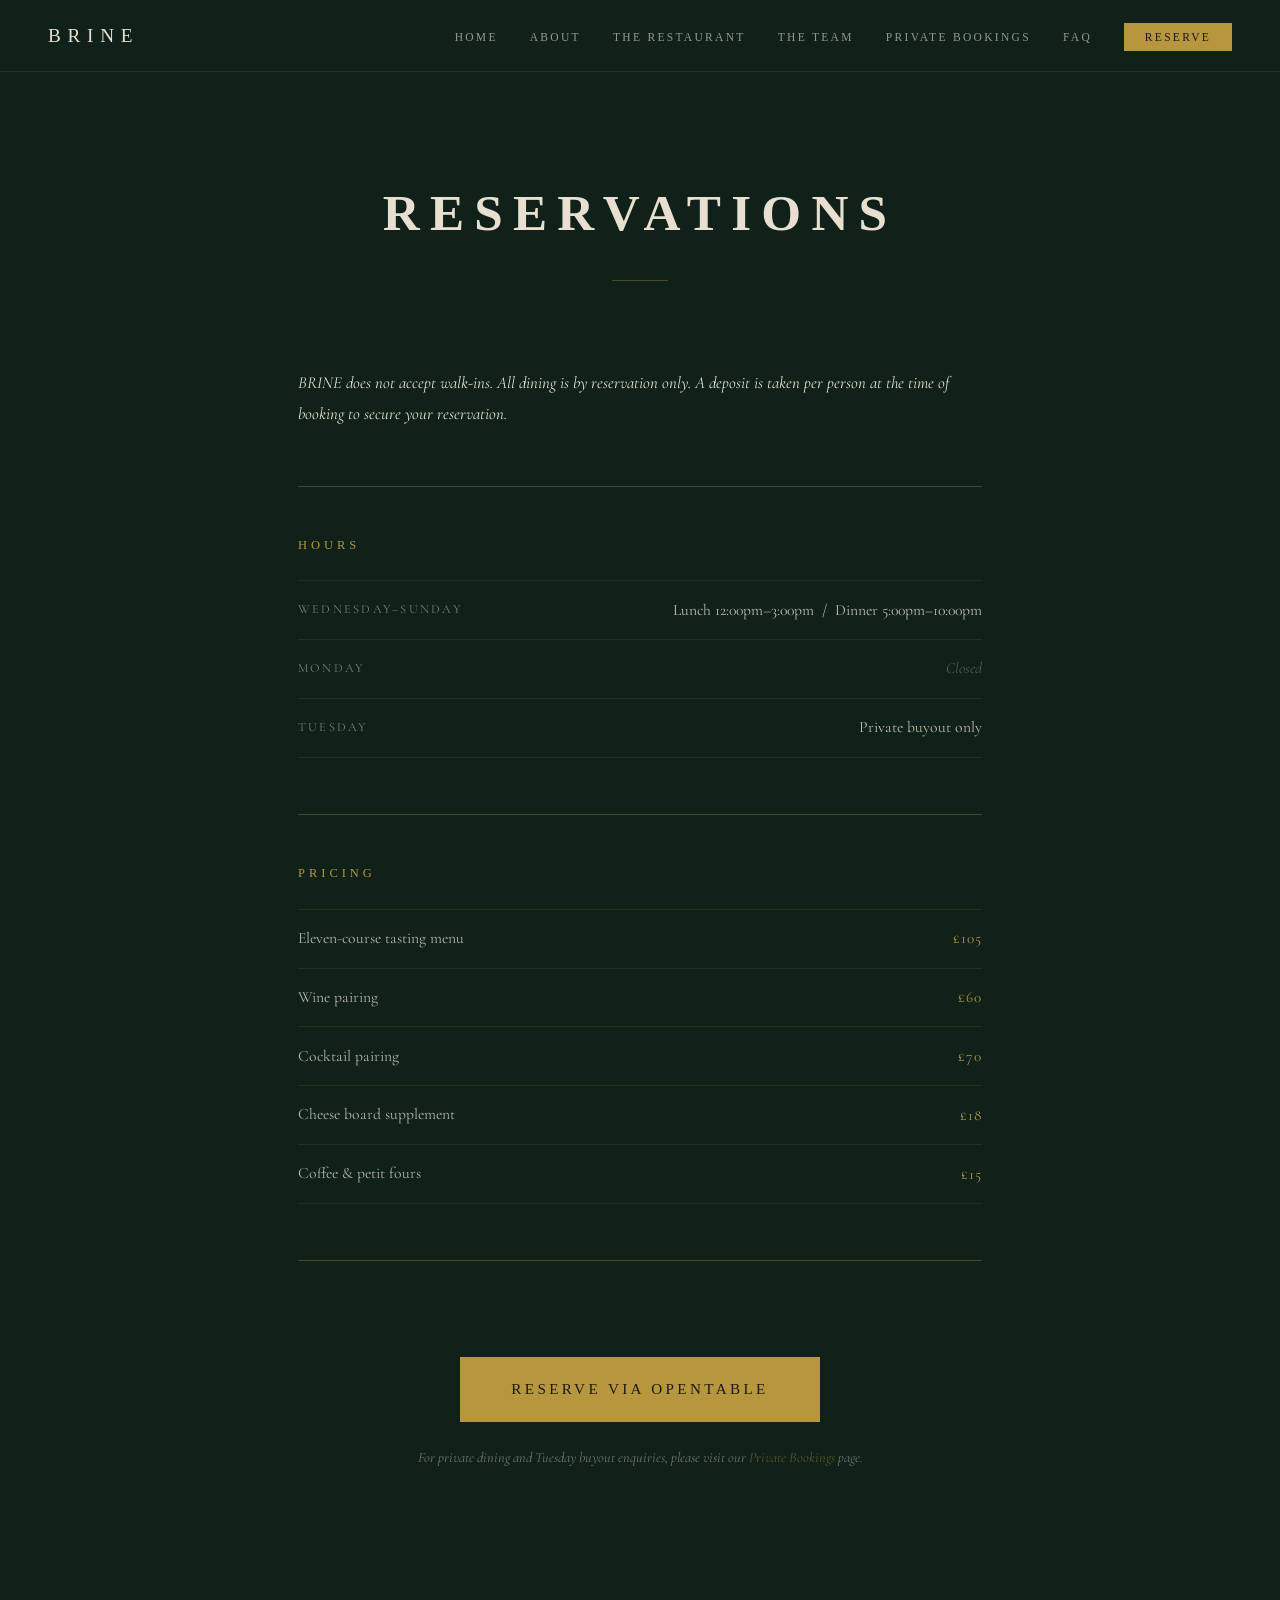
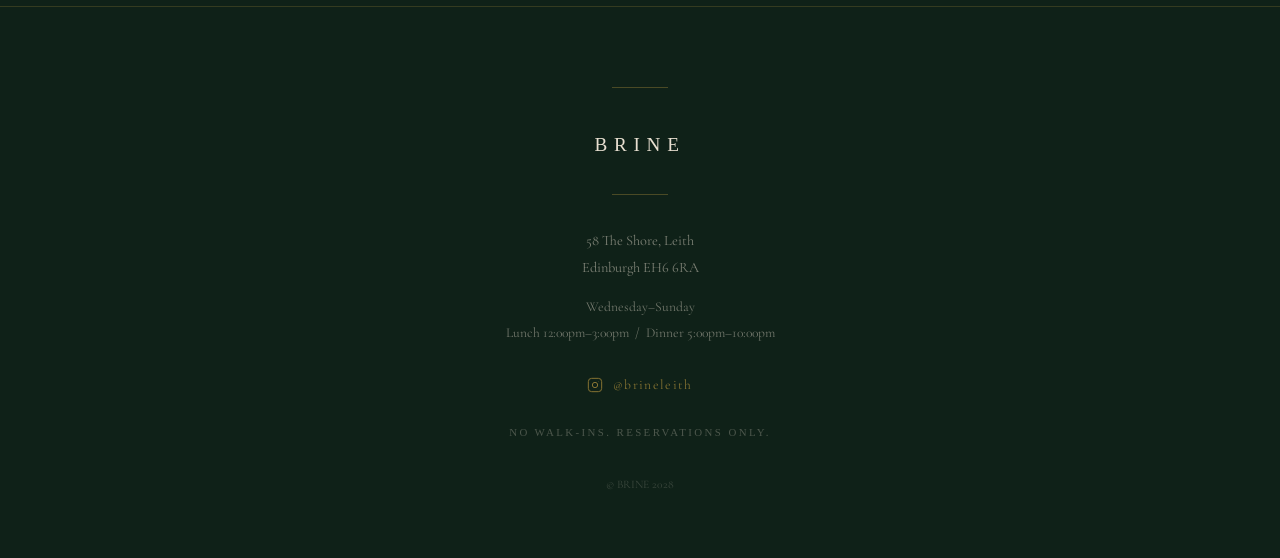
<file: reservations.html>
<!DOCTYPE html>
<html lang="en">
<head>
  <meta charset="UTF-8">
  <meta name="viewport" content="width=device-width, initial-scale=1.0">
  <title>Reservations — BRINE, Leith Edinburgh</title>
  <meta name="description" content="Reserve a table at BRINE. Eleven-course tasting menu, £105 per head. Reservations only — no walk-ins. Opening April 2028.">
  <meta name="theme-color" content="#0F2118">
  <meta property="og:type"      content="website">
  <meta property="og:site_name" content="BRINE">
  <meta property="og:title"     content="Reservations — BRINE, Leith Edinburgh">
  <meta property="og:description" content="Reserve a table at BRINE. £105 per head. No walk-ins. Opening April 2028.">
  <meta name="twitter:card"  content="summary">
  <meta name="twitter:title" content="Reservations — BRINE, Leith Edinburgh">
  <link rel="icon" href="favicon.svg" type="image/svg+xml">
  <link rel="preconnect" href="https://fonts.googleapis.com">
  <link rel="preconnect" href="https://fonts.gstatic.com" crossorigin>
  <link href="https://fonts.googleapis.com/css2?family=Cormorant+Garamond:ital,wght@0,300;0,400;0,500;1,300;1,400;1,500&family=IM+Fell+French+Canon+SC&display=swap" rel="stylesheet">
  <link rel="stylesheet" href="styles.css">
</head>
<body>

  <a class="skip-link" href="#main-content">Skip to content</a>

  <nav class="nav" role="navigation" aria-label="Main navigation">
    <a href="index.html" class="nav-logo" aria-label="BRINE — Home">Brine</a>
    <ul class="nav-links" role="list">
      <li><a href="index.html">Home</a></li>
      <li><a href="about.html">About</a></li>
      <li><a href="gallery.html">The Restaurant</a></li>
      <li><a href="team.html">The Team</a></li>
      <li><a href="private-bookings.html">Private Bookings</a></li>
      <li><a href="faq.html">FAQ</a></li>
      <li><a href="reservations.html" class="nav-reserve">Reserve</a></li>
    </ul>
    <button class="hamburger" aria-label="Toggle navigation" aria-expanded="false">
      <span></span><span></span><span></span>
    </button>
  </nav>

  <div class="nav-drawer" aria-hidden="true">
    <ul role="list">
      <li><a href="index.html">Home</a></li>
      <li><a href="about.html">About</a></li>
      <li><a href="gallery.html">The Restaurant</a></li>
      <li><a href="team.html">The Team</a></li>
      <li><a href="private-bookings.html">Private Bookings</a></li>
      <li><a href="faq.html">FAQ</a></li>
      <li><a href="reservations.html" class="nav-reserve">Reserve a Table</a></li>
    </ul>
  </div>

  <main id="main-content">

    <header class="page-header fade-up">
      <h1 class="display display--xl">Reservations</h1>
      <hr class="rule rule--short" aria-hidden="true">
    </header>

    <div class="wrap--narrow" style="padding-bottom:7rem;">

      <p class="res-intro fade-up">
        BRINE does not accept walk-ins. All dining is by reservation only.
        A deposit is taken per person at the time of booking to secure your reservation.
      </p>

      <hr class="rule" aria-hidden="true" style="margin-bottom:3rem;">

      <span class="section-label fade-up">Hours</span>
      <table class="hours-table fade-up d1" aria-label="Opening hours">
        <tbody>
          <tr>
            <td class="td-day">Wednesday–Sunday</td>
            <td class="td-hours">Lunch 12:00pm–3:00pm &nbsp;/&nbsp; Dinner 5:00pm–10:00pm</td>
          </tr>
          <tr>
            <td class="td-day">Monday</td>
            <td class="td-hours closed">Closed</td>
          </tr>
          <tr>
            <td class="td-day">Tuesday</td>
            <td class="td-hours">Private buyout only</td>
          </tr>
        </tbody>
      </table>

      <hr class="rule" aria-hidden="true" style="margin-bottom:3rem;">

      <span class="section-label fade-up">Pricing</span>
      <table class="pricing-table fade-up d1" aria-label="Menu pricing">
        <tbody>
          <tr><td class="td-item">Eleven-course tasting menu</td><td class="td-price">£105</td></tr>
          <tr><td class="td-item">Wine pairing</td>             <td class="td-price">£60</td></tr>
          <tr><td class="td-item">Cocktail pairing</td>         <td class="td-price">£70</td></tr>
          <tr><td class="td-item">Cheese board supplement</td>  <td class="td-price">£18</td></tr>
          <tr><td class="td-item">Coffee &amp; petit fours</td> <td class="td-price">£15</td></tr>
        </tbody>
      </table>

      <hr class="rule" aria-hidden="true" style="margin-bottom:3rem;">

      <div class="reserve-cta fade-up">
        <a
          href="https://www.opentable.co.uk"
          class="btn btn--gold btn--lg"
          target="_blank"
          rel="noopener noreferrer"
          aria-label="Reserve via OpenTable (opens in new tab)"
        >Reserve via OpenTable</a>
        <p class="reserve-note">
          For private dining and Tuesday buyout enquiries, please visit our
          <a href="private-bookings.html">Private Bookings</a> page.
        </p>
      </div>

    </div>

  </main>

  <footer>
    <hr class="rule rule--short" aria-hidden="true" style="margin-bottom:2.5rem;">
    <span class="footer-logo">Brine</span>
    <hr class="rule rule--short" aria-hidden="true" style="margin-bottom:2rem;">
    <p class="footer-address">58 The Shore, Leith<br>Edinburgh EH6 6RA</p>
    <p class="footer-hours">
      Wednesday–Sunday<br>
      Lunch 12:00pm–3:00pm &nbsp;/&nbsp; Dinner 5:00pm–10:00pm
    </p>
    <a href="https://www.instagram.com/brine.leith/" class="footer-instagram" target="_blank" rel="noopener noreferrer" aria-label="BRINE on Instagram">
      <svg width="16" height="16" viewBox="0 0 24 24" fill="none" stroke="currentColor" stroke-width="1.5" aria-hidden="true">
        <rect x="2" y="2" width="20" height="20" rx="5" ry="5"/>
        <circle cx="12" cy="12" r="4"/>
        <circle cx="17.5" cy="6.5" r="0.5" fill="currentColor" stroke="none"/>
      </svg>
      @brineleith
    </a>
    <p class="footer-note">No walk-ins. Reservations only.</p>
    <p class="footer-copy">&copy; BRINE 2028</p>
  </footer>

  <script src="script.js"></script>
</body>
</html>
</file>
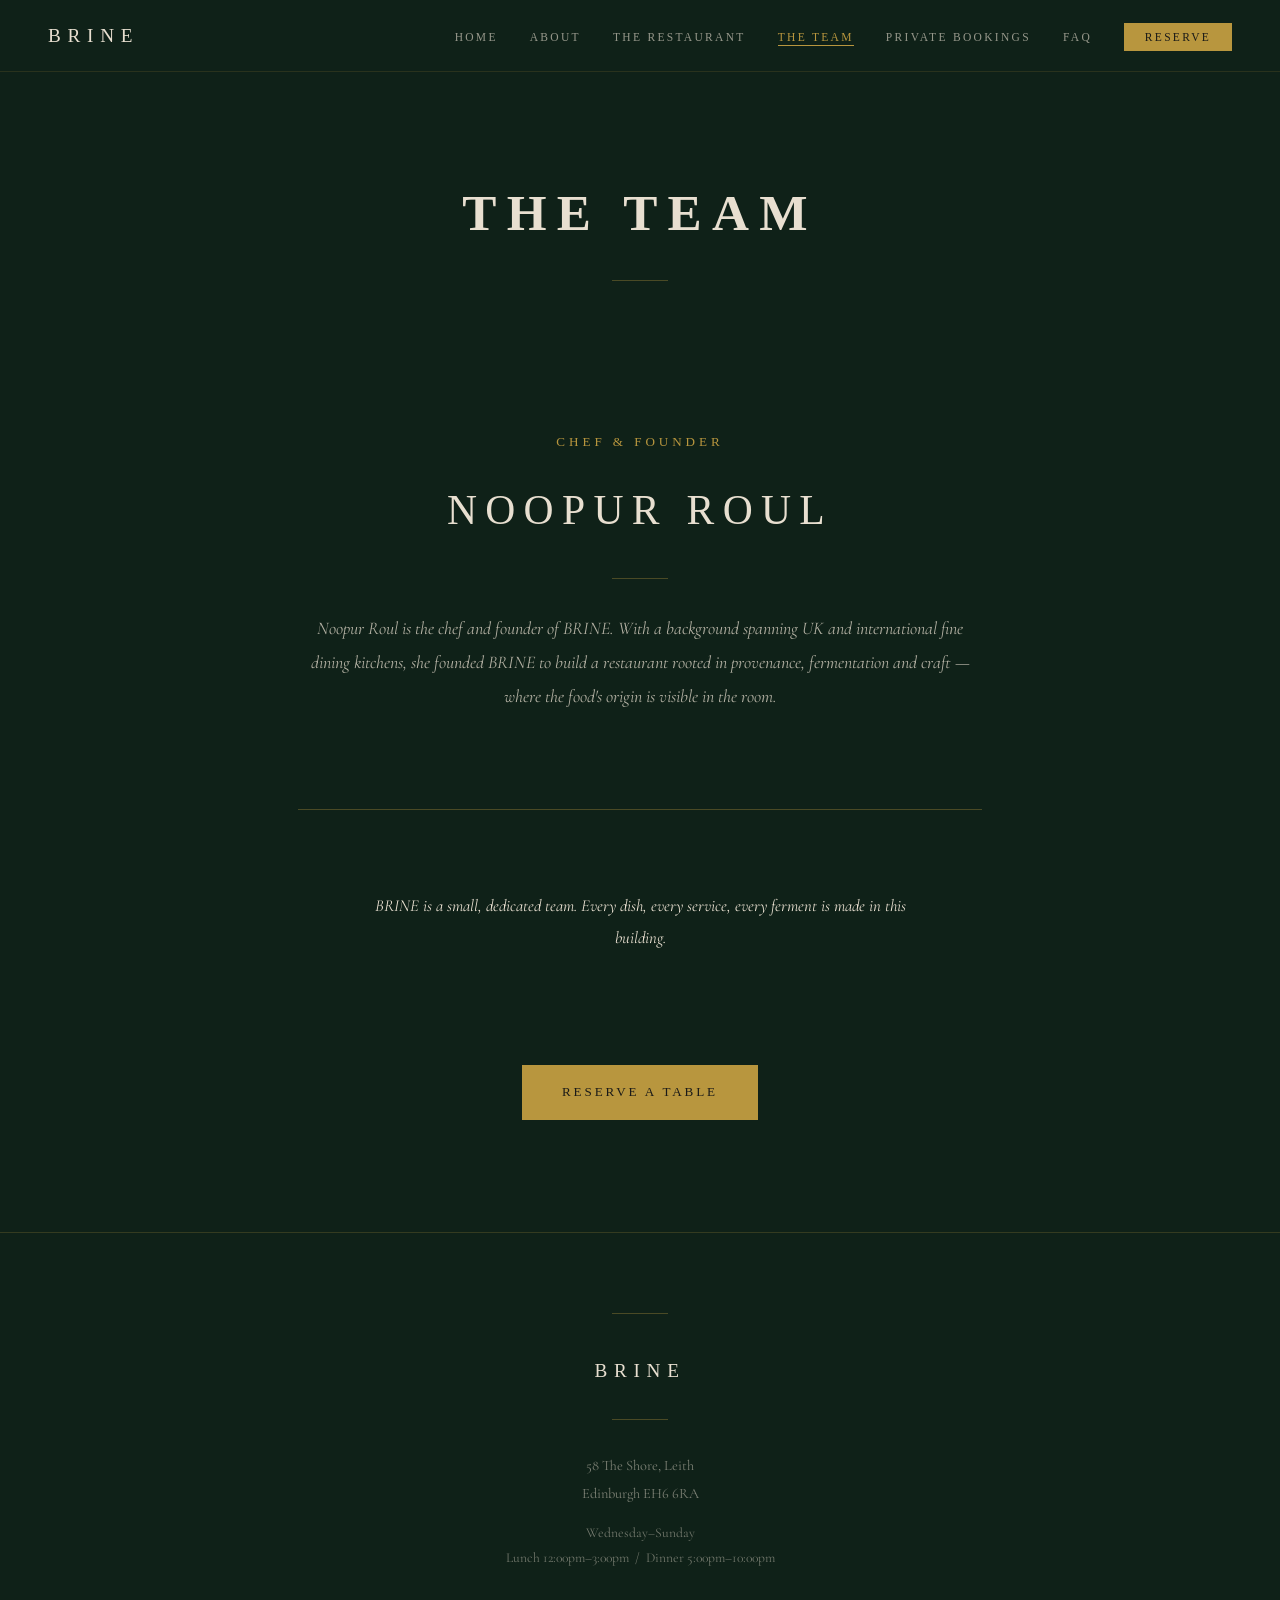
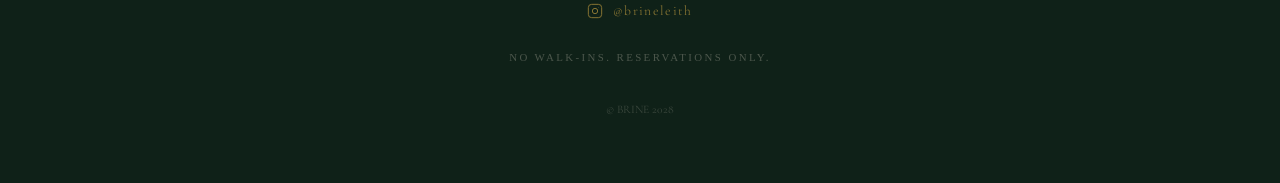
<file: team.html>
<!DOCTYPE html>
<html lang="en">
<head>
  <meta charset="UTF-8">
  <meta name="viewport" content="width=device-width, initial-scale=1.0">
  <title>The Team — BRINE, Leith Edinburgh</title>
  <meta name="description" content="Noopur Roul — Chef &amp; Founder of BRINE, an eleven-course tasting menu restaurant on The Shore, Leith, Edinburgh. Opening April 2028.">
  <meta name="theme-color" content="#0F2118">
  <meta property="og:type"        content="website">
  <meta property="og:site_name"   content="BRINE">
  <meta property="og:title"       content="The Team — BRINE, Leith Edinburgh">
  <meta property="og:description" content="Noopur Roul, Chef &amp; Founder. BRINE is a small, dedicated team. Every dish, every service, every ferment is made in this building.">
  <meta name="twitter:card"  content="summary">
  <meta name="twitter:title" content="The Team — BRINE, Leith Edinburgh">
  <link rel="icon" href="favicon.svg" type="image/svg+xml">
  <link rel="preconnect" href="https://fonts.googleapis.com">
  <link rel="preconnect" href="https://fonts.gstatic.com" crossorigin>
  <link href="https://fonts.googleapis.com/css2?family=Cormorant+Garamond:ital,wght@0,300;0,400;0,500;1,300;1,400;1,500&family=IM+Fell+French+Canon+SC&display=swap" rel="stylesheet">
  <link rel="stylesheet" href="styles.css">
</head>
<body>

  <a class="skip-link" href="#main-content">Skip to content</a>

  <nav class="nav" role="navigation" aria-label="Main navigation">
    <a href="index.html" class="nav-logo" aria-label="BRINE — Home">Brine</a>
    <ul class="nav-links" role="list">
      <li><a href="index.html">Home</a></li>
      <li><a href="about.html">About</a></li>
      <li><a href="gallery.html">The Restaurant</a></li>
      <li><a href="team.html">The Team</a></li>
      <li><a href="private-bookings.html">Private Bookings</a></li>
      <li><a href="faq.html">FAQ</a></li>
      <li><a href="reservations.html" class="nav-reserve">Reserve</a></li>
    </ul>
    <button class="hamburger" aria-label="Toggle navigation" aria-expanded="false">
      <span></span><span></span><span></span>
    </button>
  </nav>

  <div class="nav-drawer" aria-hidden="true">
    <ul role="list">
      <li><a href="index.html">Home</a></li>
      <li><a href="about.html">About</a></li>
      <li><a href="gallery.html">The Restaurant</a></li>
      <li><a href="team.html">The Team</a></li>
      <li><a href="private-bookings.html">Private Bookings</a></li>
      <li><a href="faq.html">FAQ</a></li>
      <li><a href="reservations.html" class="nav-reserve">Reserve a Table</a></li>
    </ul>
  </div>

  <main id="main-content">

    <header class="page-header fade-up">
      <h1 class="display display--xl">The Team</h1>
      <hr class="rule rule--short" aria-hidden="true">
    </header>

    <div class="wrap--narrow" style="padding-bottom:7rem;">

      <div class="team-single fade-up">
        <p class="team-role">Chef &amp; Founder</p>
        <p class="team-name">Noopur Roul</p>
        <hr class="rule rule--short" aria-hidden="true" style="margin: 2rem auto;">
        <p class="team-desc">
          Noopur Roul is the chef and founder of BRINE. With a background spanning
          UK and international fine dining kitchens, she founded BRINE to build a
          restaurant rooted in provenance, fermentation and craft — where the food's
          origin is visible in the room.
        </p>
      </div>

      <hr class="rule" aria-hidden="true" style="margin-bottom:3rem;">

      <p class="team-closing fade-up">
        BRINE is a small, dedicated team. Every dish, every service,
        every ferment is made in this building.
      </p>

      <div style="text-align:center; padding-top:3rem;">
        <a href="reservations.html" class="btn btn--gold fade-up d1">Reserve a Table</a>
      </div>

    </div>

  </main>

  <footer>
    <hr class="rule rule--short" aria-hidden="true" style="margin-bottom:2.5rem;">
    <span class="footer-logo">Brine</span>
    <hr class="rule rule--short" aria-hidden="true" style="margin-bottom:2rem;">
    <p class="footer-address">58 The Shore, Leith<br>Edinburgh EH6 6RA</p>
    <p class="footer-hours">
      Wednesday–Sunday<br>
      Lunch 12:00pm–3:00pm &nbsp;/&nbsp; Dinner 5:00pm–10:00pm
    </p>
    <a href="https://www.instagram.com/brine.leith/" class="footer-instagram" target="_blank" rel="noopener noreferrer" aria-label="BRINE on Instagram">
      <svg width="16" height="16" viewBox="0 0 24 24" fill="none" stroke="currentColor" stroke-width="1.5" aria-hidden="true">
        <rect x="2" y="2" width="20" height="20" rx="5" ry="5"/>
        <circle cx="12" cy="12" r="4"/>
        <circle cx="17.5" cy="6.5" r="0.5" fill="currentColor" stroke="none"/>
      </svg>
      @brineleith
    </a>
    <p class="footer-note">No walk-ins. Reservations only.</p>
    <p class="footer-copy">&copy; BRINE 2028</p>
  </footer>

  <script src="script.js"></script>
</body>
</html>
</file>
<file: styles.css>
/*
  To use the local IM Fell French Canon SC font files instead of Google Fonts,
  place the .woff2 and .woff files in a /fonts/ directory and replace the
  Google Fonts @import below with:

  @font-face {
    font-family: 'IM Fell French Canon SC';
    src: url('fonts/IM_Fell_French_Canon_SC.woff2') format('woff2'),
         url('fonts/IM_Fell_French_Canon_SC.woff') format('woff');
    font-weight: normal;
    font-style: normal;
    font-display: swap;
  }
*/

@import url('https://fonts.googleapis.com/css2?family=Cormorant+Garamond:ital,wght@0,300;0,400;0,500;0,600;1,300;1,400;1,500&family=IM+Fell+French+Canon+SC&display=swap');

/* ─── VARIABLES ─────────────────────────────────────────────── */

:root {
  --bg:      #0F2118;
  --primary: #1C3A2A;
  --beige:   #E8DFD0;
  --gold:    #B8963E;
  --text:    #1A1A18;
  --font-display: 'IM Fell French Canon SC', 'Georgia', serif;
  --font-body:    'Cormorant Garamond', 'Georgia', serif;
  --nav-h:         72px;
  --nav-h-scrolled: 52px;
  --max-w: 1200px;
}

/* ─── RESET ─────────────────────────────────────────────────── */

*, *::before, *::after { box-sizing: border-box; margin: 0; padding: 0; }

html { font-size: 16px; scroll-behavior: smooth; }

body {
  background-color: var(--bg);
  color: var(--beige);
  font-family: var(--font-body);
  font-weight: 400;
  line-height: 1.75;
  -webkit-font-smoothing: antialiased;
  -moz-osx-font-smoothing: grayscale;
}

img { display: block; max-width: 100%; }
a   { color: inherit; }

/* ─── SKIP LINK ─────────────────────────────────────────────── */

.skip-link {
  position: absolute;
  top: -100px;
  left: 1rem;
  background: var(--gold);
  color: var(--text);
  padding: 0.5rem 1rem;
  font-family: var(--font-display);
  font-size: 0.85rem;
  letter-spacing: 0.1em;
  z-index: 9999;
  transition: top 0.2s;
}
.skip-link:focus { top: 0.5rem; }

/* ─── NAVIGATION ────────────────────────────────────────────── */

.nav {
  position: fixed;
  inset-block-start: 0;
  inset-inline: 0;
  height: var(--nav-h);
  background-color: var(--bg);
  display: flex;
  align-items: center;
  justify-content: space-between;
  padding: 0 3rem;
  z-index: 1000;
  border-bottom: 1px solid rgba(184,150,62,.15);
  transition: height 0.35s ease, box-shadow 0.35s ease;
}

.nav.scrolled {
  height: var(--nav-h-scrolled);
  box-shadow: 0 4px 24px rgba(0,0,0,.35);
}

.nav-logo {
  font-family: var(--font-display);
  font-size: 1.2rem;
  letter-spacing: 0.35em;
  color: var(--beige);
  text-decoration: none;
  text-transform: uppercase;
  flex-shrink: 0;
  transition: opacity 0.2s;
}
.nav-logo:hover { opacity: 0.7; }

.nav-links {
  display: flex;
  align-items: center;
  gap: 2rem;
  list-style: none;
}

.nav-links a {
  font-family: var(--font-display);
  font-size: 0.72rem;
  letter-spacing: 0.2em;
  color: var(--beige);
  text-decoration: none;
  text-transform: uppercase;
  opacity: 0.62;
  transition: opacity 0.2s, color 0.2s;
  position: relative;
}

.nav-links a::after {
  content: '';
  position: absolute;
  bottom: -3px;
  left: 0; right: 0;
  height: 1px;
  background-color: var(--gold);
  transform: scaleX(0);
  transform-origin: left;
  transition: transform 0.25s ease;
}

.nav-links a:hover           { opacity: 1; }
.nav-links a:hover::after    { transform: scaleX(1); }
.nav-links a.active          { opacity: 1; color: var(--gold); }
.nav-links a.active::after   { transform: scaleX(1); }

.nav-reserve {
  background-color: var(--gold) !important;
  color: var(--text) !important;
  padding: 0.5rem 1.3rem !important;
  opacity: 1 !important;
  letter-spacing: 0.2em !important;
  transition: opacity 0.2s !important;
}
.nav-reserve::after  { display: none !important; }
.nav-reserve:hover   { opacity: 0.82 !important; }

/* Hamburger */
.hamburger {
  display: none;
  flex-direction: column;
  gap: 5px;
  cursor: pointer;
  background: none;
  border: none;
  padding: 4px;
}
.hamburger span {
  display: block;
  width: 22px; height: 1px;
  background-color: var(--beige);
  transition: transform 0.3s, opacity 0.3s;
}
.hamburger.open span:nth-child(1) { transform: rotate(45deg) translate(4px,4px); }
.hamburger.open span:nth-child(2) { opacity: 0; }
.hamburger.open span:nth-child(3) { transform: rotate(-45deg) translate(4px,-4px); }

/* Mobile drawer */
.nav-drawer {
  display: none;
  position: fixed;
  top: var(--nav-h);
  inset-inline: 0;
  background-color: var(--bg);
  border-bottom: 1px solid rgba(184,150,62,.15);
  padding: 2.5rem 2rem;
  z-index: 999;
  transition: top 0.35s ease;
}
.nav.scrolled ~ .nav-drawer { top: var(--nav-h-scrolled); }
.nav-drawer.open { display: block; }
.nav-drawer ul {
  list-style: none;
  display: flex;
  flex-direction: column;
  gap: 1.6rem;
}
.nav-drawer a {
  font-family: var(--font-display);
  font-size: 0.95rem;
  letter-spacing: 0.2em;
  color: var(--beige);
  text-decoration: none;
  text-transform: uppercase;
  opacity: 0.7;
}
.nav-drawer a.nav-reserve {
  display: block;
  text-align: center;
  margin-top: 0.5rem;
  opacity: 1;
}

/* ─── LAYOUT ────────────────────────────────────────────────── */

.wrap        { max-width: var(--max-w); margin-inline: auto; padding-inline: 3rem; }
.wrap--narrow { max-width: 780px;       margin-inline: auto; padding-inline: 3rem; }

main { padding-top: var(--nav-h); }

/* ─── DIVIDERS ──────────────────────────────────────────────── */

.rule        { display: block; width: 100%; height: 1px; background-color: var(--gold); opacity: 0.35; border: none; }
.rule--short { width: 56px;  margin-inline: auto; }
.rule--mid   { width: 120px; margin-inline: auto; }

/* ─── TYPOGRAPHY ────────────────────────────────────────────── */

.display {
  font-family: var(--font-display);
  letter-spacing: 0.2em;
  text-transform: uppercase;
  color: var(--beige);
}
.display--hero { font-size: clamp(4rem, 12vw, 10rem); letter-spacing: 0.35em; line-height: 1; }
.display--xl   { font-size: clamp(2rem, 4.5vw, 3.2rem); }
.display--lg   { font-size: clamp(1.5rem, 3vw, 2.2rem); }
.display--md   { font-size: clamp(0.95rem, 1.8vw, 1.3rem); }
.display--sm   { font-size: 0.85rem; letter-spacing: 0.28em; }

.subtitle {
  font-family: var(--font-body);
  font-style: italic;
  font-size: clamp(1rem, 1.8vw, 1.2rem);
  color: var(--beige);
  opacity: 0.65;
  line-height: 1.7;
}

.body-text {
  font-family: var(--font-body);
  font-size: clamp(1rem, 1.5vw, 1.15rem);
  color: var(--beige);
  opacity: 0.82;
  line-height: 1.95;
}

/* ─── BUTTONS ───────────────────────────────────────────────── */

.btn {
  display: inline-block;
  font-family: var(--font-display);
  font-size: 0.82rem;
  letter-spacing: 0.22em;
  text-transform: uppercase;
  text-decoration: none;
  padding: 1rem 2.5rem;
  cursor: pointer;
  border: none;
  border-radius: 0;
  transition: opacity 0.2s;
  -webkit-appearance: none;
}
.btn--gold       { background-color: var(--gold); color: var(--text); }
.btn--gold:hover { opacity: 0.82; }
.btn--outline    { background: transparent; color: var(--gold); border: 1px solid rgba(184,150,62,.5); }
.btn--outline:hover { background-color: var(--gold); color: var(--text); }
.btn--lg { font-size: 0.95rem; padding: 1.2rem 3.2rem; }

/* ─── PAGE HEADER ───────────────────────────────────────────── */

.page-header {
  padding: 6rem 3rem 4rem;
  text-align: center;
}
.page-header .display     { margin-bottom: 1.4rem; }
.page-header .rule--short { margin-bottom: 1.4rem; }
.page-header .subtitle    { max-width: 560px; margin-inline: auto; }

/* ─── HERO ──────────────────────────────────────────────────── */

.hero {
  min-height: 100vh;
  display: flex;
  flex-direction: column;
  align-items: center;
  justify-content: center;
  background-color: var(--bg);
  background-image: radial-gradient(ellipse 80% 60% at 50% 40%, rgba(28,58,42,.5) 0%, transparent 72%);
  text-align: center;
  padding: 2rem 2rem calc(var(--nav-h) + 2rem);
  position: relative;
  overflow: hidden;
}

.hero::before {
  content: '';
  position: absolute;
  inset: 0;
  background-image: url("data:image/svg+xml,%3Csvg viewBox='0 0 512 512' xmlns='http://www.w3.org/2000/svg'%3E%3Cfilter id='n'%3E%3CfeTurbulence type='fractalNoise' baseFrequency='0.72' numOctaves='4' stitchTiles='stitch'/%3E%3C/filter%3E%3Crect width='100%25' height='100%25' filter='url(%23n)' opacity='1'/%3E%3C/svg%3E");
  background-size: 200px 200px;
  opacity: 0.04;
  pointer-events: none;
}

.hero > * { position: relative; z-index: 1; }

.hero-title {
  font-family: var(--font-display);
  font-size: clamp(4rem, 12vw, 10rem);
  letter-spacing: 0.35em;
  color: var(--beige);
  line-height: 1;
  margin-bottom: 2.2rem;
  text-transform: uppercase;
}

.hero-rule {
  display: block;
  width: 60px; height: 1px;
  background-color: var(--gold);
  margin: 0 auto 2.2rem;
  opacity: 0.85;
}

.hero-tagline {
  font-family: var(--font-body);
  font-style: italic;
  font-size: clamp(1rem, 2vw, 1.35rem);
  letter-spacing: 0.06em;
  color: var(--beige);
  opacity: 0.7;
}

.hero-scroll {
  position: absolute;
  bottom: 2.5rem;
  left: 50%;
  transform: translateX(-50%);
  display: flex;
  flex-direction: column;
  align-items: center;
  gap: 0.5rem;
  opacity: 0.28;
  transition: opacity 0.2s;
  cursor: pointer;
  background: none;
  border: none;
  color: var(--beige);
  z-index: 2;
}
.hero-scroll:hover { opacity: 0.55; }
.hero-scroll span {
  font-family: var(--font-display);
  font-size: 0.6rem;
  letter-spacing: 0.3em;
  text-transform: uppercase;
}
.hero-scroll svg { width: 14px; height: 14px; animation: bounce 2.2s ease-in-out infinite; }

@keyframes bounce {
  0%, 100% { transform: translateY(0); }
  50%       { transform: translateY(5px); }
}

/* ─── PILLARS ───────────────────────────────────────────────── */

.pillars {
  display: grid;
  grid-template-columns: repeat(3, 1fr);
  background-color: var(--beige);
  border-top: 1px solid rgba(184,150,62,.3);
  border-bottom: 1px solid rgba(184,150,62,.3);
}

.pillar {
  padding: 4.5rem 3rem;
  text-align: center;
  border-right: 1px solid rgba(184,150,62,.2);
}
.pillar:last-child { border-right: none; }

.pillar-title {
  font-family: var(--font-display);
  font-size: 1rem;
  letter-spacing: 0.28em;
  color: var(--primary);
  text-transform: uppercase;
  margin-bottom: 1.2rem;
}

.pillar-desc {
  font-family: var(--font-body);
  font-size: 1rem;
  font-style: italic;
  color: var(--text);
  opacity: 0.7;
  line-height: 1.7;
}

/* ─── CONCEPT ───────────────────────────────────────────────── */

.concept {
  padding: 8rem 3rem;
  text-align: center;
}

.concept p {
  font-family: var(--font-body);
  font-size: clamp(1rem, 1.5vw, 1.18rem);
  line-height: 2;
  color: var(--beige);
  opacity: 0.8;
  max-width: 740px;
  margin-inline: auto;
}

/* ─── STATS STRIP ───────────────────────────────────────────── */

.stats {
  display: grid;
  grid-template-columns: repeat(2, 1fr);
  background-color: var(--primary);
  border-top: 1px solid rgba(184,150,62,.25);
  border-bottom: 1px solid rgba(184,150,62,.25);
}

.stat {
  padding: 4rem 2rem;
  text-align: center;
  border-right: 1px solid rgba(184,150,62,.18);
}
.stat:last-child { border-right: none; }

.stat-value {
  display: block;
  font-family: var(--font-display);
  font-size: clamp(2rem, 4vw, 3rem);
  color: var(--gold);
  letter-spacing: 0.1em;
  margin-bottom: 0.6rem;
}
.stat-label {
  font-family: var(--font-body);
  font-size: 0.82rem;
  letter-spacing: 0.18em;
  text-transform: uppercase;
  color: var(--beige);
  opacity: 0.5;
}

/* ─── HOURS BLOCK ───────────────────────────────────────────── */

.hours-block {
  padding: 6rem 3rem;
  text-align: center;
}

.hours-block .display--sm {
  color: var(--gold);
  margin-bottom: 2.5rem;
  display: block;
}

.hours-list {
  list-style: none;
  max-width: 420px;
  margin-inline: auto;
}

.hours-list li {
  font-family: var(--font-body);
  padding: 0.9rem 0;
  border-bottom: 1px solid rgba(184,150,62,.12);
  display: flex;
  justify-content: space-between;
  align-items: baseline;
  gap: 2rem;
}
.hours-list li:first-child { border-top: 1px solid rgba(184,150,62,.12); }

.hours-day {
  font-size: 0.78rem;
  letter-spacing: 0.18em;
  text-transform: uppercase;
  color: var(--beige);
  opacity: 0.5;
  white-space: nowrap;
}

.hours-time {
  font-size: 0.98rem;
  color: var(--beige);
  opacity: 0.82;
  text-align: right;
}
.hours-time.closed { opacity: 0.3; font-style: italic; }

/* ─── ABOUT PAGE ────────────────────────────────────────────── */

.about-section {
  padding: 5rem 0;
  border-bottom: 1px solid rgba(184,150,62,.12);
}
.about-section:last-of-type { border-bottom: none; }

.about-section__label {
  font-family: var(--font-display);
  font-size: 0.82rem;
  letter-spacing: 0.32em;
  color: var(--gold);
  text-transform: uppercase;
  margin-bottom: 1.8rem;
  opacity: 0.85;
}

.about-section__text {
  font-family: var(--font-body);
  font-size: clamp(1rem, 1.5vw, 1.15rem);
  line-height: 1.95;
  color: var(--beige);
  opacity: 0.82;
}

.philosophy-list { list-style: none; margin-top: 1.8rem; }
.philosophy-list li {
  font-family: var(--font-body);
  font-size: 1.05rem;
  color: var(--beige);
  opacity: 0.78;
  padding: 0.9rem 0;
  border-bottom: 1px solid rgba(184,150,62,.12);
  display: flex;
  align-items: baseline;
  gap: 1rem;
}
.philosophy-list li:first-child { border-top: 1px solid rgba(184,150,62,.12); }
.philosophy-list li::before { content: '—'; color: var(--gold); opacity: 0.6; flex-shrink: 0; }

.location-block {
  background-color: var(--primary);
  border-left: 2px solid var(--gold);
  padding: 3rem;
  margin-top: 2.5rem;
}
.location-block dt {
  font-family: var(--font-body);
  font-size: 0.7rem;
  letter-spacing: 0.22em;
  text-transform: uppercase;
  color: var(--gold);
  opacity: 0.75;
  margin-top: 1.4rem;
}
.location-block dt:first-child { margin-top: 0; }
.location-block dd {
  font-family: var(--font-body);
  font-size: 1rem;
  color: var(--beige);
  opacity: 0.8;
  margin-inline-start: 0;
  margin-top: 0.25rem;
  line-height: 1.6;
}

/* ─── RESERVATIONS PAGE ─────────────────────────────────────── */

.res-intro {
  font-family: var(--font-body);
  font-size: 1.05rem;
  font-style: italic;
  color: var(--beige);
  opacity: 0.7;
  line-height: 1.85;
  margin-bottom: 3.5rem;
}

.section-label {
  font-family: var(--font-display);
  font-size: 0.78rem;
  letter-spacing: 0.32em;
  color: var(--gold);
  text-transform: uppercase;
  margin-bottom: 1.5rem;
  opacity: 0.85;
  display: block;
}

.hours-table, .pricing-table {
  width: 100%;
  border-collapse: collapse;
  margin-bottom: 3.5rem;
}
.hours-table tr, .pricing-table tr { border-bottom: 1px solid rgba(184,150,62,.12); }
.hours-table tr:first-child, .pricing-table tr:first-child { border-top: 1px solid rgba(184,150,62,.12); }
.hours-table td, .pricing-table td { font-family: var(--font-body); padding: 0.95rem 0; vertical-align: middle; }

.td-day   { font-size: 0.78rem; letter-spacing: 0.18em; text-transform: uppercase; color: var(--beige); opacity: 0.5; width: 40%; }
.td-hours { font-size: 0.98rem; color: var(--beige); opacity: 0.82; text-align: right; }
.td-hours.closed { opacity: 0.3; font-style: italic; }
.td-item  { font-size: 0.98rem; color: var(--beige); opacity: 0.78; width: 70%; }
.td-price { font-family: var(--font-display); font-size: 0.95rem; color: var(--gold); text-align: right; letter-spacing: 0.06em; }

.reserve-cta  { text-align: center; padding: 3rem 0 1.5rem; }
.reserve-note {
  text-align: center;
  font-family: var(--font-body);
  font-size: 0.9rem;
  font-style: italic;
  color: var(--beige);
  opacity: 0.45;
  margin-top: 1.5rem;
  line-height: 1.7;
}
.reserve-note a { color: var(--gold); text-decoration: none; }
.reserve-note a:hover { opacity: 0.8; }

/* ─── GALLERY PAGE ──────────────────────────────────────────── */

.gallery-cats {
  display: flex;
  justify-content: center;
  flex-wrap: wrap;
  gap: 2.5rem;
  padding: 1rem 0 3.5rem;
  list-style: none;
}
.gallery-cat-btn {
  font-family: var(--font-display);
  font-size: 0.72rem;
  letter-spacing: 0.2em;
  text-transform: uppercase;
  color: var(--beige);
  opacity: 0.45;
  background: none;
  border: none;
  border-bottom: 1px solid transparent;
  padding: 0.25rem 0;
  cursor: pointer;
  transition: color 0.2s, opacity 0.2s, border-color 0.2s;
}
.gallery-cat-btn:hover,
.gallery-cat-btn.active { opacity: 1; color: var(--gold); border-bottom-color: var(--gold); }

.gallery-grid {
  display: grid;
  grid-template-columns: repeat(3, 1fr);
  gap: 3px;
}
.gallery-item {
  position: relative;
  overflow: hidden;
  aspect-ratio: 4/3;
  transition: opacity 0.4s ease;
}
.gallery-item.span-2 { grid-column: span 2; aspect-ratio: 16/7; }
.gallery-item.tall   { grid-row: span 2; aspect-ratio: auto; }

.gallery-item::after {
  content: '';
  position: absolute;
  inset: 0;
  background: linear-gradient(to top, rgba(0,0,0,.5) 0%, transparent 55%);
  transition: background 0.4s;
  pointer-events: none;
  z-index: 1;
}
.gallery-item:hover::after {
  background: linear-gradient(to top, rgba(0,0,0,.7) 0%, rgba(0,0,0,.15) 55%);
}

.gallery-fill {
  position: absolute;
  inset: 0;
  display: flex;
  flex-direction: column;
  justify-content: flex-end;
  padding: 1.8rem 2rem;
  transition: transform 0.75s ease;
  z-index: 2;
}
.gallery-item:hover .gallery-fill { transform: scale(1.04); }

.gallery-watermark {
  position: absolute;
  inset: 0;
  display: flex;
  align-items: center;
  justify-content: center;
  font-family: var(--font-display);
  font-size: clamp(3rem, 8vw, 7rem);
  letter-spacing: 0.5em;
  color: var(--beige);
  opacity: 0.032;
  text-transform: uppercase;
  pointer-events: none;
  user-select: none;
  overflow: hidden;
  z-index: 0;
}

.gallery-sublabel {
  font-family: var(--font-display);
  font-size: 0.6rem;
  letter-spacing: 0.2em;
  text-transform: uppercase;
  color: var(--gold);
  opacity: 0.6;
  margin-bottom: 0.25rem;
}
.gallery-label {
  display: inline-block;
  font-family: var(--font-body);
  font-size: 0.72rem;
  letter-spacing: 0.18em;
  text-transform: uppercase;
  color: var(--beige);
  opacity: 0.65;
  transition: opacity 0.3s;
}
.gallery-item:hover .gallery-label { opacity: 1; }

/* Gallery backgrounds */
.bg-farm-1 {
  background:
    radial-gradient(ellipse 65% 45% at 22% 32%, rgba(45,90,38,.45) 0%, transparent 62%),
    radial-gradient(ellipse 40% 55% at 82% 72%, rgba(6,14,7,.65) 0%, transparent 52%),
    linear-gradient(158deg, #091b0c 0%, #163020 45%, #091a0c 100%);
}
.bg-farm-2 {
  background:
    radial-gradient(ellipse 55% 55% at 58% 38%, rgba(30,65,25,.38) 0%, transparent 58%),
    linear-gradient(205deg, #081408 0%, #12240e 55%, #0b1c0c 100%);
}
.bg-larder-1 {
  background:
    radial-gradient(ellipse 48% 72% at 38% 28%, rgba(80,52,10,.24) 0%, transparent 62%),
    radial-gradient(ellipse 32% 38% at 78% 62%, rgba(88,58,8,.2) 0%, transparent 48%),
    linear-gradient(172deg, #101906 0%, #1b2808 50%, #0e1d07 100%);
}
.bg-larder-2 {
  background:
    radial-gradient(ellipse 42% 48% at 52% 42%, rgba(68,44,8,.2) 0%, transparent 58%),
    linear-gradient(148deg, #0e1806 0%, #192508 50%, #0d1c07 100%);
}
.bg-shore-1 {
  background:
    radial-gradient(ellipse 88% 32% at 50% 78%, rgba(10,32,42,.65) 0%, transparent 58%),
    radial-gradient(ellipse 58% 38% at 28% 18%, rgba(12,26,34,.38) 0%, transparent 52%),
    linear-gradient(178deg, #091620 0%, #0e2030 50%, #0c1d2a 100%);
}
.bg-shore-2 {
  background:
    radial-gradient(ellipse 72% 42% at 52% 62%, rgba(8,26,35,.58) 0%, transparent 58%),
    linear-gradient(168deg, #08151e 0%, #0d1e30 50%, #091a2a 100%);
}
.bg-dining-1 {
  background:
    radial-gradient(ellipse 52% 68% at 42% 32%, rgba(68,42,10,.22) 0%, transparent 58%),
    radial-gradient(ellipse 32% 32% at 74% 68%, rgba(52,30,6,.18) 0%, transparent 48%),
    linear-gradient(162deg, #192a1e 0%, #0f2118 50%, #192e20 100%);
}
.bg-dining-2 {
  background:
    radial-gradient(ellipse 42% 58% at 32% 38%, rgba(58,36,8,.2) 0%, transparent 52%),
    linear-gradient(182deg, #122016 0%, #0f2118 62%, #162e20 100%);
}
.bg-dining-3 {
  background:
    radial-gradient(ellipse 58% 52% at 48% 38%, rgba(42,24,6,.16) 0%, transparent 58%),
    linear-gradient(148deg, #152218 0%, #0f2118 55%, #1a3222 100%);
}

/* ─── TEAM PAGE ─────────────────────────────────────────────── */

.team-single {
  max-width: 680px;
  margin-inline: auto;
  padding: 4rem 0 6rem;
  text-align: center;
}

.team-single .team-role {
  font-family: var(--font-display);
  font-size: 0.82rem;
  letter-spacing: 0.3em;
  color: var(--gold);
  text-transform: uppercase;
  margin-bottom: 1.2rem;
}

.team-single .team-name {
  font-family: var(--font-display);
  font-size: clamp(1.8rem, 3.5vw, 2.6rem);
  letter-spacing: 0.2em;
  color: var(--beige);
  text-transform: uppercase;
  margin-bottom: 2rem;
}

.team-single .team-desc {
  font-family: var(--font-body);
  font-size: clamp(1rem, 1.5vw, 1.12rem);
  color: var(--beige);
  opacity: 0.75;
  line-height: 1.9;
  font-style: italic;
}

.team-closing {
  max-width: 560px;
  margin: 5rem auto 4rem;
  text-align: center;
  font-family: var(--font-body);
  font-style: italic;
  font-size: 1.05rem;
  color: var(--beige);
  opacity: 0.58;
  line-height: 1.85;
}

/* ─── PRIVATE BOOKINGS / FORM ───────────────────────────────── */

.pdq-details {
  background-color: var(--primary);
  border-left: 2px solid var(--gold);
  padding: 3rem;
  margin-bottom: 3.5rem;
}
.pdq-details dt {
  font-family: var(--font-body);
  font-size: 0.7rem;
  letter-spacing: 0.22em;
  text-transform: uppercase;
  color: var(--gold);
  opacity: 0.75;
  margin-top: 1.4rem;
}
.pdq-details dt:first-child { margin-top: 0; }
.pdq-details dd {
  font-family: var(--font-body);
  font-size: 1rem;
  color: var(--beige);
  opacity: 0.78;
  margin-inline-start: 0;
  margin-top: 0.25rem;
  line-height: 1.6;
}

.form-group { margin-bottom: 1.6rem; }
.form-group label {
  display: block;
  font-family: var(--font-display);
  font-size: 0.68rem;
  letter-spacing: 0.2em;
  text-transform: uppercase;
  color: var(--beige);
  opacity: 0.5;
  margin-bottom: 0.55rem;
}
.form-group label .req { color: var(--gold); opacity: 0.7; margin-left: 2px; }

.form-group input,
.form-group select,
.form-group textarea {
  width: 100%;
  background-color: rgba(28,58,42,.45);
  border: 1px solid rgba(184,150,62,.18);
  color: var(--beige);
  font-family: var(--font-body);
  font-size: 1rem;
  padding: 0.85rem 1rem;
  outline: none;
  border-radius: 0;
  -webkit-appearance: none;
  appearance: none;
  transition: border-color 0.2s;
}
.form-group input:focus,
.form-group select:focus,
.form-group textarea:focus { border-color: rgba(184,150,62,.55); }
.form-group input.error,
.form-group select.error,
.form-group textarea.error { border-color: rgba(200,80,60,.5); }
.form-group input::placeholder,
.form-group textarea::placeholder { color: var(--beige); opacity: 0.22; }

.form-error-msg { display: none; font-family: var(--font-body); font-size: 0.78rem; color: rgba(220,110,80,1); margin-top: 0.4rem; font-style: italic; }
.form-error-msg.show { display: block; }

.form-group select {
  cursor: pointer;
  background-image: url("data:image/svg+xml,%3Csvg xmlns='http://www.w3.org/2000/svg' width='10' height='6' viewBox='0 0 10 6'%3E%3Cpath fill='%23B8963E' fill-opacity='.6' d='M5 6L0 0h10z'/%3E%3C/svg%3E");
  background-repeat: no-repeat;
  background-position: right 1rem center;
  padding-right: 2.5rem;
}
.form-group select option { background-color: #1C3A2A; color: var(--beige); }
.form-group textarea { height: 130px; resize: vertical; line-height: 1.7; }

.form-row { display: grid; grid-template-columns: 1fr 1fr; gap: 1.5rem; }
.form-submit { margin-top: 3rem; }
.form-submit .btn { width: 100%; font-size: 0.88rem; padding: 1.25rem; letter-spacing: 0.28em; }

.form-after-note {
  margin-top: 2.5rem;
  font-family: var(--font-body);
  font-size: 0.9rem;
  font-style: italic;
  color: var(--beige);
  opacity: 0.45;
  text-align: center;
  line-height: 1.85;
}
.form-after-note a { color: var(--gold); text-decoration: none; }
.form-after-note a:hover { opacity: 0.85; }

.form-success { text-align: center; padding: 4rem 2rem; display: none; }
.form-success.show { display: block; }
.form-success__title { font-family: var(--font-display); font-size: 1.3rem; letter-spacing: 0.28em; color: var(--gold); margin-bottom: 1.5rem; }
.form-success__body { font-family: var(--font-body); font-style: italic; font-size: 1.05rem; color: var(--beige); opacity: 0.6; line-height: 1.8; }

/* ─── FAQ PAGE ──────────────────────────────────────────────── */

.faq-list {
  max-width: 720px;
  margin-inline: auto;
  padding: 2rem 0 6rem;
}

.faq-item {
  border-bottom: 1px solid rgba(184,150,62,.18);
}
.faq-item:first-child { border-top: 1px solid rgba(184,150,62,.18); }

.faq-question {
  width: 100%;
  display: flex;
  justify-content: space-between;
  align-items: center;
  padding: 1.6rem 0;
  background: none;
  border: none;
  cursor: pointer;
  text-align: left;
  gap: 1.5rem;
}

.faq-question-text {
  font-family: var(--font-display);
  font-size: 0.9rem;
  letter-spacing: 0.22em;
  color: var(--beige);
  text-transform: uppercase;
  opacity: 0.88;
  transition: color 0.2s;
}

.faq-item.open .faq-question-text,
.faq-question:hover .faq-question-text { color: var(--gold); opacity: 1; }

.faq-icon {
  flex-shrink: 0;
  width: 16px;
  height: 16px;
  position: relative;
  opacity: 0.45;
  transition: opacity 0.2s, transform 0.35s ease;
}
.faq-icon::before,
.faq-icon::after {
  content: '';
  position: absolute;
  background-color: var(--gold);
  transition: transform 0.35s ease, opacity 0.35s ease;
}
.faq-icon::before { width: 14px; height: 1px; top: 50%; left: 50%; transform: translate(-50%, -50%); }
.faq-icon::after  { width: 1px; height: 14px; top: 50%; left: 50%; transform: translate(-50%, -50%); }

.faq-item.open .faq-icon { opacity: 0.8; }
.faq-item.open .faq-icon::after { transform: translate(-50%, -50%) rotate(90deg); opacity: 0; }

.faq-answer {
  max-height: 0;
  overflow: hidden;
  transition: max-height 0.4s ease, padding 0.4s ease;
}

.faq-item.open .faq-answer {
  max-height: 400px;
}

.faq-answer p {
  font-family: var(--font-body);
  font-size: clamp(0.95rem, 1.4vw, 1.08rem);
  font-style: italic;
  color: var(--beige);
  opacity: 0.68;
  line-height: 1.9;
  padding-bottom: 2rem;
}

.faq-answer a { color: var(--gold); text-decoration: none; }
.faq-answer a:hover { opacity: 0.8; }

/* ─── FOOTER ────────────────────────────────────────────────── */

footer {
  background-color: var(--bg);
  border-top: 1px solid rgba(184,150,62,.22);
  padding: 5rem 3rem 4rem;
  text-align: center;
}

.footer-logo {
  display: block;
  font-family: var(--font-display);
  font-size: 1.2rem;
  letter-spacing: 0.35em;
  color: var(--beige);
  text-transform: uppercase;
  margin-bottom: 2rem;
}

.footer-address {
  font-family: var(--font-body);
  font-size: 0.9rem;
  color: var(--beige);
  opacity: 0.5;
  line-height: 1.9;
  margin-bottom: 0.8rem;
}

.footer-hours {
  font-family: var(--font-body);
  font-size: 0.85rem;
  color: var(--beige);
  opacity: 0.45;
  line-height: 1.85;
  margin-bottom: 1.8rem;
}

.footer-instagram {
  display: inline-flex;
  align-items: center;
  gap: 0.6rem;
  font-family: var(--font-body);
  font-size: 0.85rem;
  letter-spacing: 0.1em;
  color: var(--gold);
  text-decoration: none;
  opacity: 0.7;
  transition: opacity 0.2s;
  margin-bottom: 1.6rem;
}
.footer-instagram:hover { opacity: 1; }
.footer-instagram svg { flex-shrink: 0; }

.footer-note {
  font-family: var(--font-display);
  font-size: 0.68rem;
  letter-spacing: 0.22em;
  text-transform: uppercase;
  color: var(--beige);
  opacity: 0.28;
  margin-bottom: 2rem;
}

.footer-copy {
  font-family: var(--font-body);
  font-size: 0.72rem;
  color: var(--beige);
  opacity: 0.2;
}

/* ─── SCROLL ANIMATIONS ─────────────────────────────────────── */

.fade-up {
  opacity: 0;
  transform: translateY(22px);
  transition: opacity 0.75s ease, transform 0.75s ease;
}
.fade-up.d1 { transition-delay: 0.1s; }
.fade-up.d2 { transition-delay: 0.2s; }
.fade-up.d3 { transition-delay: 0.3s; }
.fade-up.d4 { transition-delay: 0.4s; }
.fade-up.visible { opacity: 1; transform: none; }

/* ─── 404 ───────────────────────────────────────────────────── */

.not-found {
  min-height: 80vh;
  display: flex;
  flex-direction: column;
  align-items: center;
  justify-content: center;
  text-align: center;
  padding: 3rem;
}
.not-found__code {
  font-family: var(--font-display);
  font-size: clamp(5rem, 20vw, 14rem);
  color: var(--primary);
  letter-spacing: 0.3em;
  line-height: 1;
  margin-bottom: 2rem;
}
.not-found__msg {
  font-family: var(--font-body);
  font-style: italic;
  font-size: 1.2rem;
  color: var(--beige);
  opacity: 0.5;
  margin-bottom: 3rem;
}

/* ─── RESPONSIVE ────────────────────────────────────────────── */

@media (max-width: 960px) {
  .nav-links { display: none; }
  .hamburger { display: flex; }

  .pillars { grid-template-columns: 1fr; }
  .pillar  { border-right: none; border-bottom: 1px solid rgba(184,150,62,.18); }
  .pillar:last-child { border-bottom: none; }

  .gallery-grid { grid-template-columns: repeat(2, 1fr); }
  .gallery-item.span-2 { grid-column: span 1; aspect-ratio: 4/3; }
  .gallery-item.tall   { grid-row: span 1; aspect-ratio: 4/3; }

  .wrap, .wrap--narrow { padding-inline: 1.8rem; }
  .concept { padding: 5rem 1.8rem; }
  .page-header { padding: 4.5rem 1.8rem 3rem; }
  .form-row { grid-template-columns: 1fr; gap: 0; }
  .hours-block { padding: 4rem 1.8rem; }
}

@media (max-width: 640px) {
  .nav { padding: 0 1.5rem; }
  .hero-title { letter-spacing: 0.2em; }
  .gallery-grid { grid-template-columns: 1fr; }
  .gallery-item.tall { grid-row: span 1; aspect-ratio: 4/3; }
  .stats { grid-template-columns: 1fr; }
  .stat { border-right: none; border-bottom: 1px solid rgba(184,150,62,.18); }
  .stat:last-child { border-bottom: none; }
  .wrap, .wrap--narrow { padding-inline: 1.2rem; }
  .location-block, .pdq-details { padding: 2rem 1.5rem; }
}

@media (prefers-reduced-motion: reduce) {
  .fade-up, .hero-scroll svg, .gallery-fill, .faq-answer {
    transition: none;
    animation: none;
    transform: none;
    opacity: 1;
  }
  .faq-answer { max-height: none; }
}

/* ─── PHOTO GALLERY ─────────────────────────────────────────── */

.photo-grid {
  display: grid;
  grid-template-columns: repeat(3, 1fr);
  grid-template-rows: 460px 370px 370px 320px;
  gap: 4px;
  background: #0a1a10;
}

.photo-item {
  position: relative;
  overflow: hidden;
  cursor: pointer;
  background: var(--primary);
  outline: none;
}

/* cocktail portrait — col 1, tall, spans rows 1-2 */
.photo-item:nth-child(1) { grid-column: 1;     grid-row: 1 / 3; }
/* farm — cols 2-3, row 1 */
.photo-item:nth-child(2) { grid-column: 2 / 4; grid-row: 1; }
/* kitchen — cols 2-3, row 2 */
.photo-item:nth-child(3) { grid-column: 2 / 4; grid-row: 2; }
/* dining — cols 1-2, row 3 */
.photo-item:nth-child(4) { grid-column: 1 / 3; grid-row: 3; }
/* wine cellar — col 3, row 3 */
.photo-item:nth-child(5) { grid-column: 3;     grid-row: 3; }
/* bar — full width, row 4 */
.photo-item:nth-child(6) { grid-column: 1 / 4; grid-row: 4; }

.photo-item img {
  width: 100%;
  height: 100%;
  object-fit: cover;
  display: block;
  transition: transform 0.8s cubic-bezier(0.25, 0.46, 0.45, 0.94),
              filter 0.8s ease;
  will-change: transform;
}

.photo-item:hover img,
.photo-item:focus-visible img {
  transform: scale(1.05);
  filter: brightness(1.08);
}

.photo-caption {
  position: absolute;
  inset: auto 0 0 0;
  padding: 3.5rem 1.8rem 1.6rem;
  background: linear-gradient(
    to top,
    rgba(10, 26, 16, 0.92) 0%,
    rgba(10, 26, 16, 0.5)  50%,
    transparent            100%
  );
  transform: translateY(6px);
  opacity: 0;
  transition: transform 0.45s ease, opacity 0.45s ease;
  pointer-events: none;
}

.photo-item:hover .photo-caption,
.photo-item:focus-visible .photo-caption {
  transform: translateY(0);
  opacity: 1;
}

.photo-caption__label {
  display: block;
  font-family: var(--font-display);
  font-size: 0.7rem;
  letter-spacing: 0.28em;
  color: var(--gold);
  text-transform: uppercase;
  margin-bottom: 0.45rem;
}

.photo-caption__title {
  display: block;
  font-family: var(--font-body);
  font-size: clamp(0.88rem, 1.1vw, 1rem);
  font-style: italic;
  color: var(--beige);
  opacity: 0.88;
  line-height: 1.4;
}

/* focus ring for keyboard users */
.photo-item:focus-visible {
  box-shadow: inset 0 0 0 2px rgba(184,150,62,0.7);
}

/* ─── LIGHTBOX ───────────────────────────────────────────────── */

.lightbox {
  position: fixed;
  inset: 0;
  z-index: 2000;
  background: rgba(10, 26, 16, 0.97);
  display: flex;
  align-items: center;
  justify-content: center;
  opacity: 0;
  visibility: hidden;
  transition: opacity 0.35s ease, visibility 0.35s ease;
  cursor: default;
}

.lightbox.open {
  opacity: 1;
  visibility: visible;
}

.lightbox-inner {
  position: relative;
  display: flex;
  align-items: center;
  justify-content: center;
  max-width: 88vw;
  max-height: 88vh;
  transform: scale(0.93);
  opacity: 0;
  transition: transform 0.4s cubic-bezier(0.25, 0.46, 0.45, 0.94),
              opacity   0.4s ease;
}

.lightbox.open .lightbox-inner {
  transform: scale(1);
  opacity: 1;
}

.lightbox-inner img {
  display: block;
  max-width: 88vw;
  max-height: 88vh;
  object-fit: contain;
  box-shadow: 0 32px 80px rgba(0,0,0,0.6);
  border: 1px solid rgba(184,150,62,0.1);
}

.lightbox-close {
  position: absolute;
  top: 1.25rem;
  right: 1.25rem;
  width: 42px;
  height: 42px;
  background: transparent;
  border: 1px solid rgba(184,150,62,0.3);
  color: var(--beige);
  font-size: 1.35rem;
  line-height: 1;
  cursor: pointer;
  display: flex;
  align-items: center;
  justify-content: center;
  opacity: 0.65;
  transition: opacity 0.2s ease, border-color 0.2s ease, color 0.2s ease;
}
.lightbox-close:hover { opacity: 1; border-color: var(--gold); color: var(--gold); }

.lightbox-prev,
.lightbox-next {
  position: absolute;
  top: 50%;
  transform: translateY(-50%);
  width: 48px;
  height: 88px;
  background: transparent;
  border: 1px solid rgba(184,150,62,0.2);
  color: var(--beige);
  font-size: 1.6rem;
  font-family: var(--font-body);
  cursor: pointer;
  display: flex;
  align-items: center;
  justify-content: center;
  opacity: 0.55;
  transition: opacity 0.2s ease, border-color 0.2s ease, color 0.2s ease,
              transform 0.2s ease;
}

.lightbox-prev { left: 1.25rem; }
.lightbox-next { right: 1.25rem; }

.lightbox-prev:hover { opacity: 1; border-color: var(--gold); color: var(--gold); transform: translateY(-50%) translateX(-2px); }
.lightbox-next:hover { opacity: 1; border-color: var(--gold); color: var(--gold); transform: translateY(-50%) translateX(2px); }

.lightbox-counter {
  position: absolute;
  bottom: 1.4rem;
  left: 50%;
  transform: translateX(-50%);
  font-family: var(--font-display);
  font-size: 0.68rem;
  letter-spacing: 0.28em;
  color: var(--beige);
  opacity: 0.35;
  white-space: nowrap;
}

/* Photo grid responsive */
@media (max-width: 900px) {
  .photo-grid {
    grid-template-columns: 1fr 1fr;
    grid-template-rows: 300px 300px 280px 260px;
  }
  .photo-item:nth-child(1) { grid-column: 1;     grid-row: 1 / 3; }
  .photo-item:nth-child(2) { grid-column: 2;     grid-row: 1; }
  .photo-item:nth-child(3) { grid-column: 2;     grid-row: 2; }
  .photo-item:nth-child(4) { grid-column: 1 / 3; grid-row: 3; }
  .photo-item:nth-child(5) { grid-column: 1;     grid-row: 4; }
  .photo-item:nth-child(6) { grid-column: 2;     grid-row: 4; }
}

@media (max-width: 600px) {
  .photo-grid {
    grid-template-columns: 1fr;
    grid-template-rows: auto;
    gap: 3px;
  }
  .photo-item:nth-child(1),
  .photo-item:nth-child(2),
  .photo-item:nth-child(3),
  .photo-item:nth-child(4),
  .photo-item:nth-child(5),
  .photo-item:nth-child(6) {
    grid-column: 1;
    grid-row: auto;
    aspect-ratio: 4 / 3;
    height: auto;
  }
  .photo-caption {
    opacity: 1;
    transform: translateY(0);
  }
  .lightbox-prev { left: 0.5rem; }
  .lightbox-next { right: 0.5rem; }
}

@media (prefers-reduced-motion: reduce) {
  .photo-item img,
  .photo-caption,
  .lightbox,
  .lightbox-inner { transition: none; }
}
</file>
